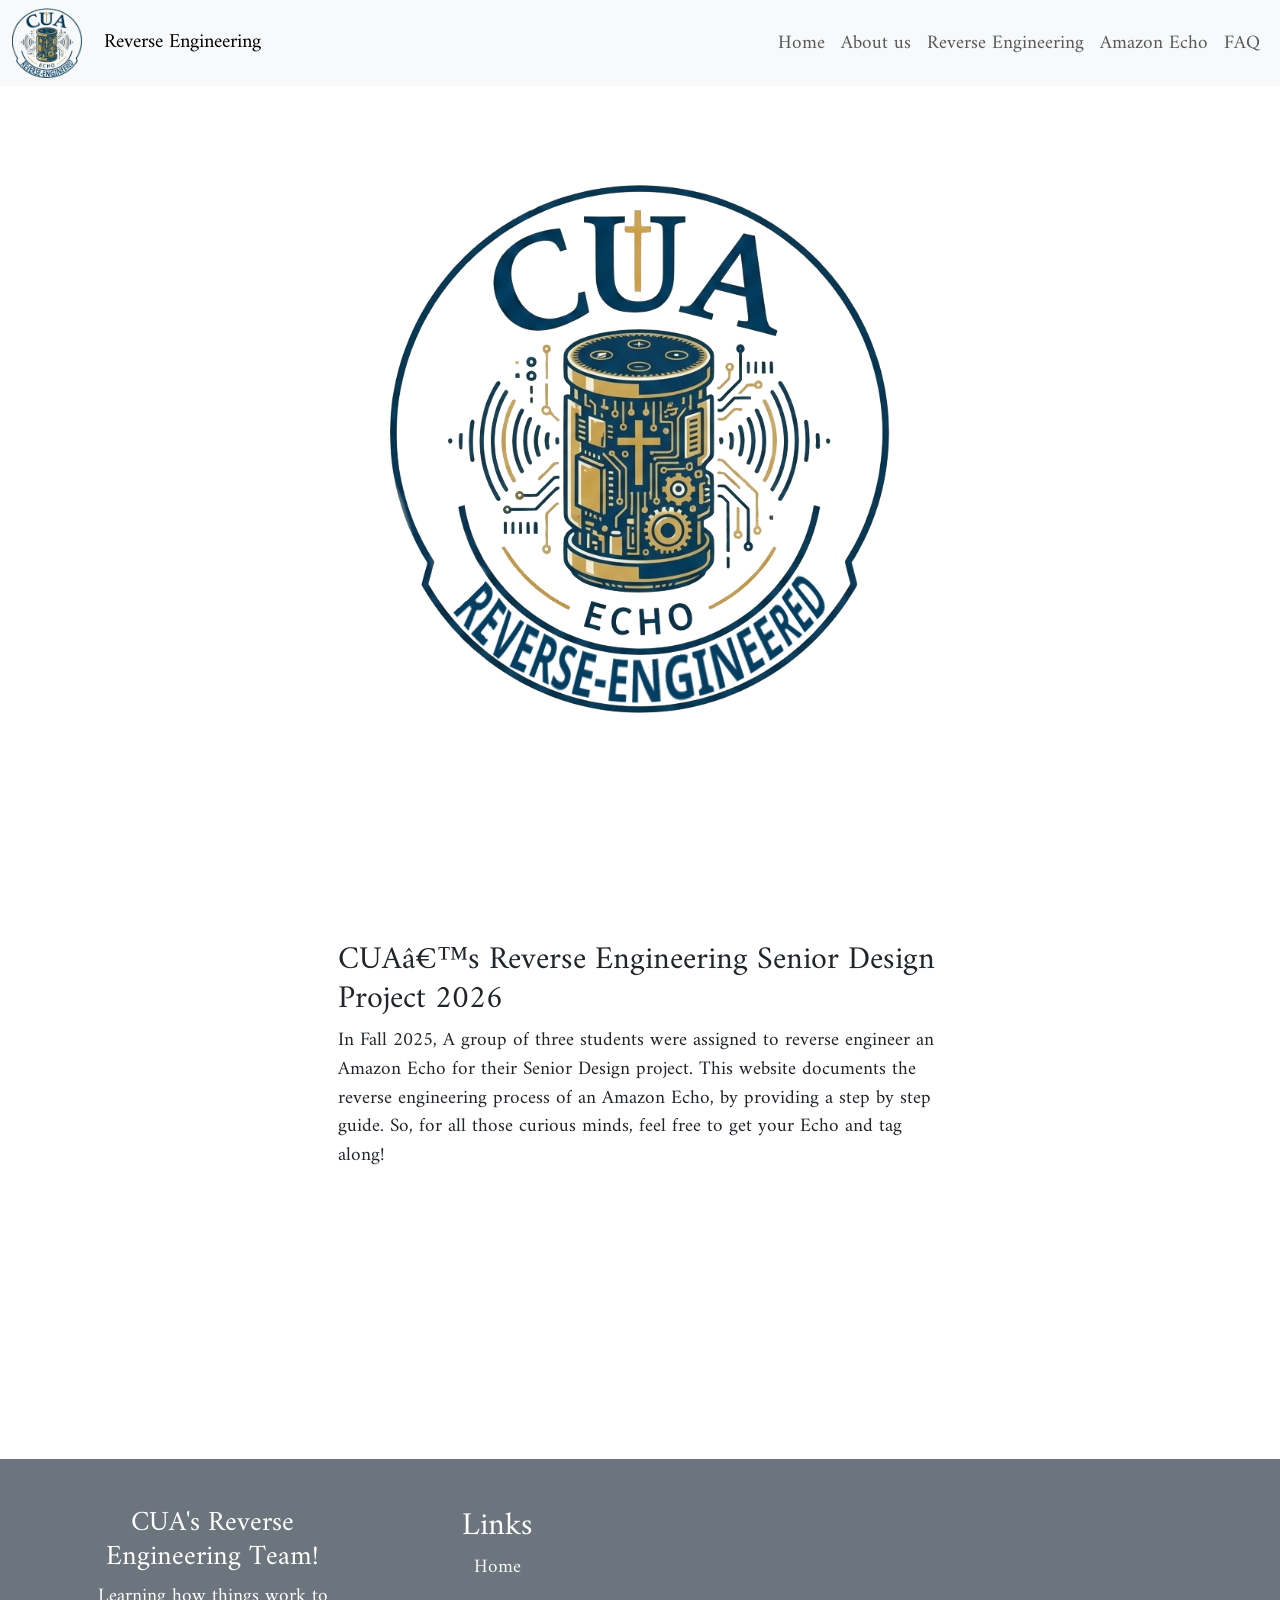
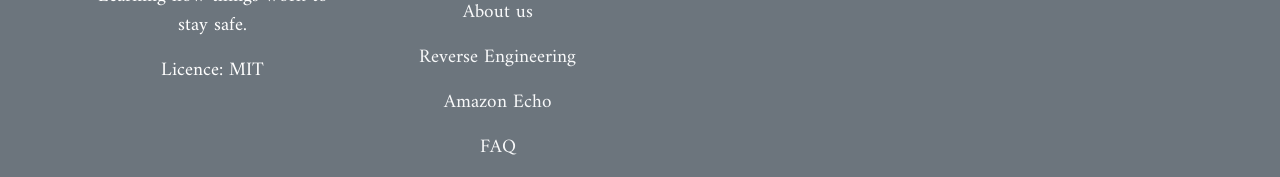
<file: index.html>
<!DOCTYPE html>

<html>
    <head>
        <link href="https://cdn.jsdelivr.net/npm/bootstrap@5.3.8/dist/css/bootstrap.min.css" rel="stylesheet" integrity="sha384-sRIl4kxILFvY47J16cr9ZwB07vP4J8+LH7qKQnuqkuIAvNWLzeN8tE5YBujZqJLB" crossorigin="anonymous">
        <script src="https://cdn.jsdelivr.net/npm/@popperjs/core@2.11.8/dist/umd/popper.min.js" integrity="sha384-I7E8VVD/ismYTF4hNIPjVp/Zjvgyol6VFvRkX/vR+Vc4jQkC+hVqc2pM8ODewa9r" crossorigin="anonymous"></script>
        <script src="https://cdn.jsdelivr.net/npm/bootstrap@5.3.8/dist/js/bootstrap.min.js" integrity="sha384-G/EV+4j2dNv+tEPo3++6LCgdCROaejBqfUeNjuKAiuXbjrxilcCdDz6ZAVfHWe1Y" crossorigin="anonymous"></script>
        <meta name="viewport" content="width=device-width, initial-scale=1.0">
        <link rel="preconnect" href="https://fonts.googleapis.com">
        <link rel="preconnect" href="https://fonts.gstatic.com" crossorigin>
        <link href="https://fonts.googleapis.com/css2?family=Amiri:ital,wght@0,400;0,700;1,400;1,700&family=Cookie&display=swap" rel="stylesheet">
        <link rel="stylesheet" href="styles.css">
    </head>
    <body>
        <nav class="navbar navbar-expand-lg navbar-light bg-light">
            <div class="container-fluid d-flex justify-content-between">
            <!-- Brand/Logo -->
            <div >
                <a class="navbar-brand" href="#">
                    <img src="images/logo.png" alt="logo" width="70" height="70">
                </a>
                <span class="navbar-brand mb-0 h5">Reverse Engineering</span>
            </div>

            <!-- Toggler Button for Small Screens -->
            <div class="d-flex justify-content-end">
                <button class="navbar-toggler" type="button" data-bs-toggle="collapse" data-bs-target="#navbarNav" aria-controls="navbarNav" aria-expanded="false" aria-label="Toggle navigation">
                    <span class="navbar-toggler-icon"></span>
                </button>
            </div>

            <!-- Navbar Links (Collapsible) -->
            <div class="d-flex justify-content-end">
                <div class="collapse navbar-collapse" id="navbarNav">
                <ul class="navbar-nav">
                    <li class="nav-item"><a class="nav-link" href="index.html">Home</a></li>
                    <li class="nav-item"><a class="nav-link" href="about_us.html">About us</a></li>
                    <li class="nav-item"><a class="nav-link" href="reverse_engineering.html">Reverse Engineering</a></li>
                    <li class="nav-item"><a class="nav-link" href="how_to.html">Amazon Echo</a></li>
                    <li class="nav-item"><a class="nav-link" href="faq.html">FAQ</a></li>
                </ul>
                </div>
            </div>
            </div>
        </nav>

        <div class="d-flex flex-wrap justify-content-center mt-5">
            <div style="width: 500px" class="m-5">
                <img src="images/logo.png" alt="logo" class="img-fluid">
            </div>
            <div class="px-5" style="width:700px">
                <div class="d-flex" style="height: 20vh;">
                    <div class="vr opacity-0"></div>
                </div>
                <h2>CUA’s Reverse Engineering Senior Design Project 2026</h2>
                <p>
                    In Fall 2025, A group of three students were assigned to reverse engineer an Amazon 
                    Echo for their Senior Design project. This website documents the reverse engineering 
                    process of an Amazon Echo, by providing a step by step guide. So, for all those curious 
                    minds, feel free to get your Echo and tag along!
                </p>
            </div>
        </div>

        <div class="d-flex" style="height: 25vh;">
            <div class="vr opacity-0"></div>
        </div>

        <div class="container-fluid text-bg-secondary mt-5 pt-5">
            <div class="container text-center">
                <div class="row">
                    <div class="col">
                        <h3>CUA's Reverse Engineering Team!</h2>
                        <p>Learning how things work to stay safe.</p>
                        <p>Licence: MIT</p>
                    </div>

                    <div class="col">
                        <h2>Links</h2>
                        <p><a class="link-light link-offset-2 link-underline link-underline-opacity-0 link-underline-opacity-75-hover" href="index.html">Home</a></p>
                        <p><a class="link-light link-offset-2 link-underline link-underline-opacity-0 link-underline-opacity-75-hover" href="about_us.html">About us</a></p>
                        <p><a class="link-light link-offset-2 link-underline link-underline-opacity-0 link-underline-opacity-75-hover" href="reverse_engineering.html">Reverse Engineering</a></p>
                        <p><a class="link-light link-offset-2 link-underline link-underline-opacity-0 link-underline-opacity-75-hover" href="how_to.html">Amazon Echo</a></p>
                        <p><a class="link-light link-offset-2 link-underline link-underline-opacity-0 link-underline-opacity-75-hover" href="faq.html">FAQ</a></p>
                    </div>
                    <div class="col-6"></div>
                </div>
            </div>
        </div>
    </body>
</html>
</file>
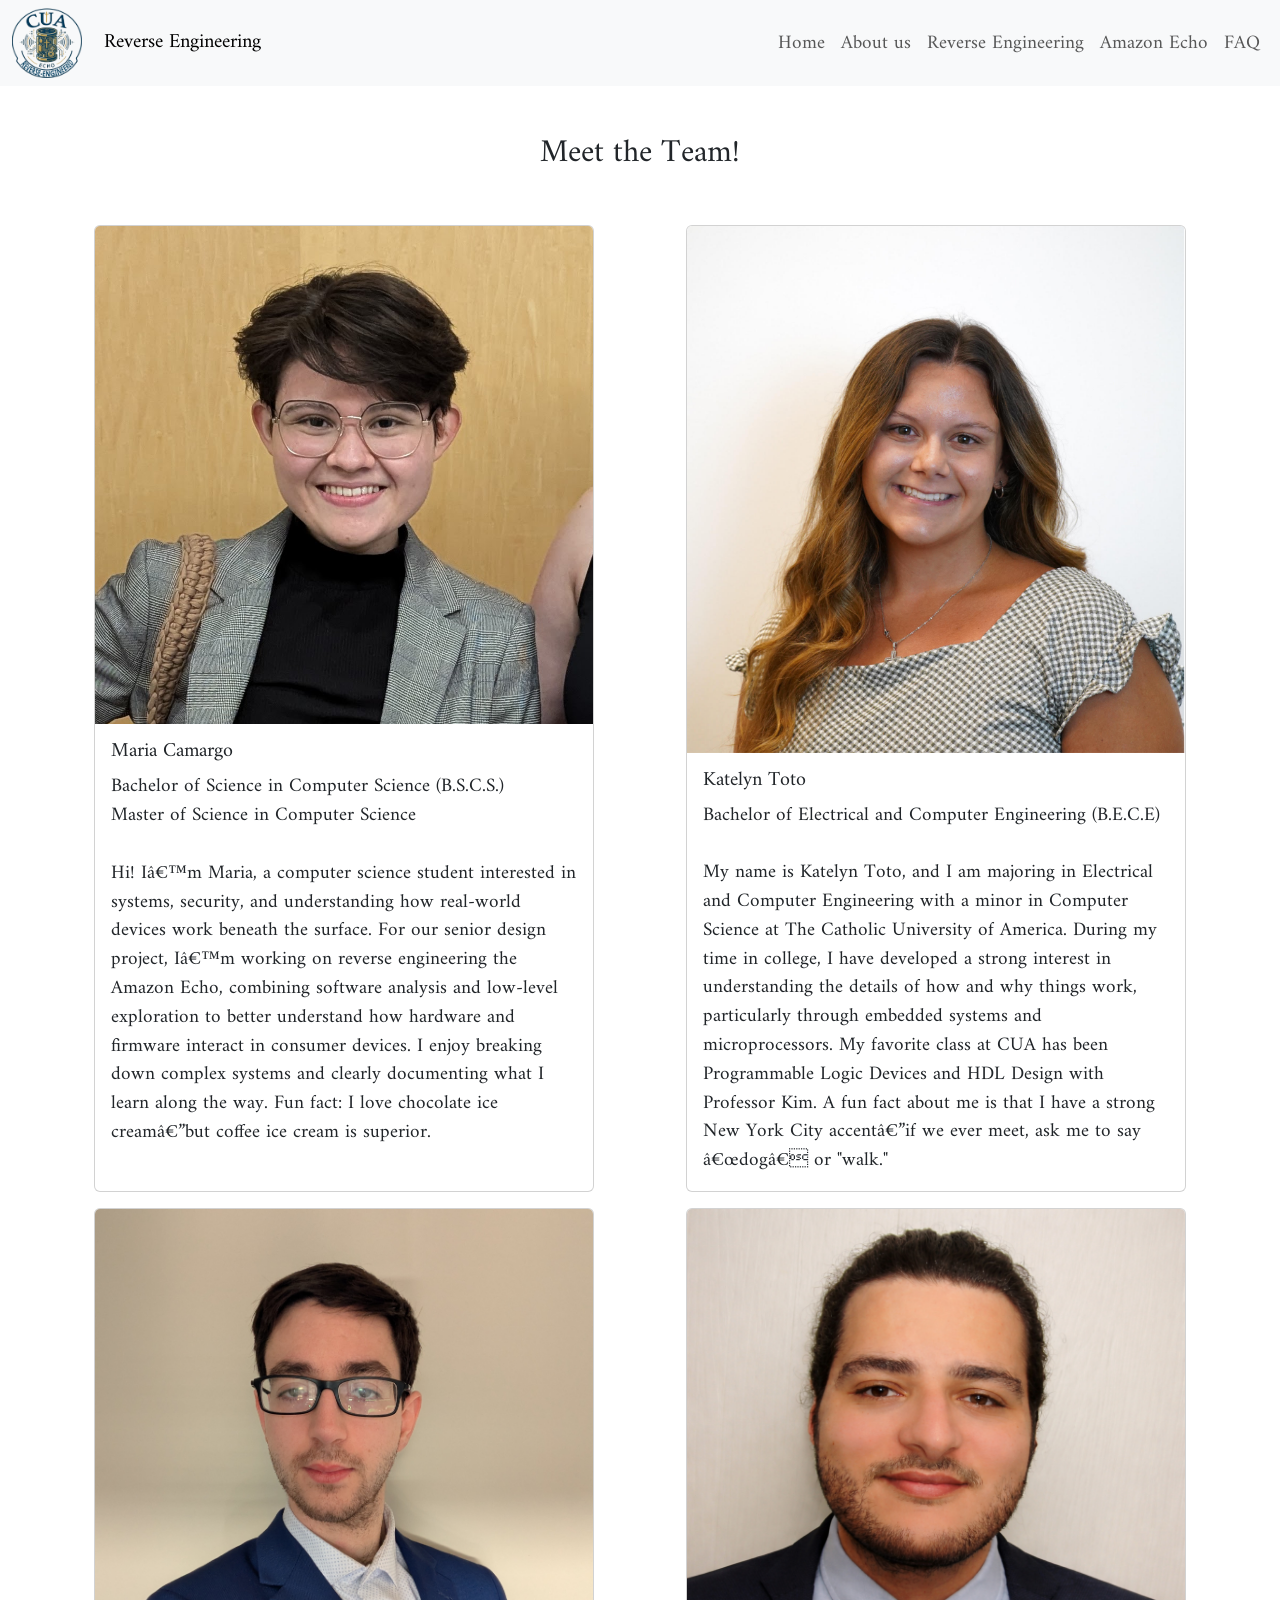
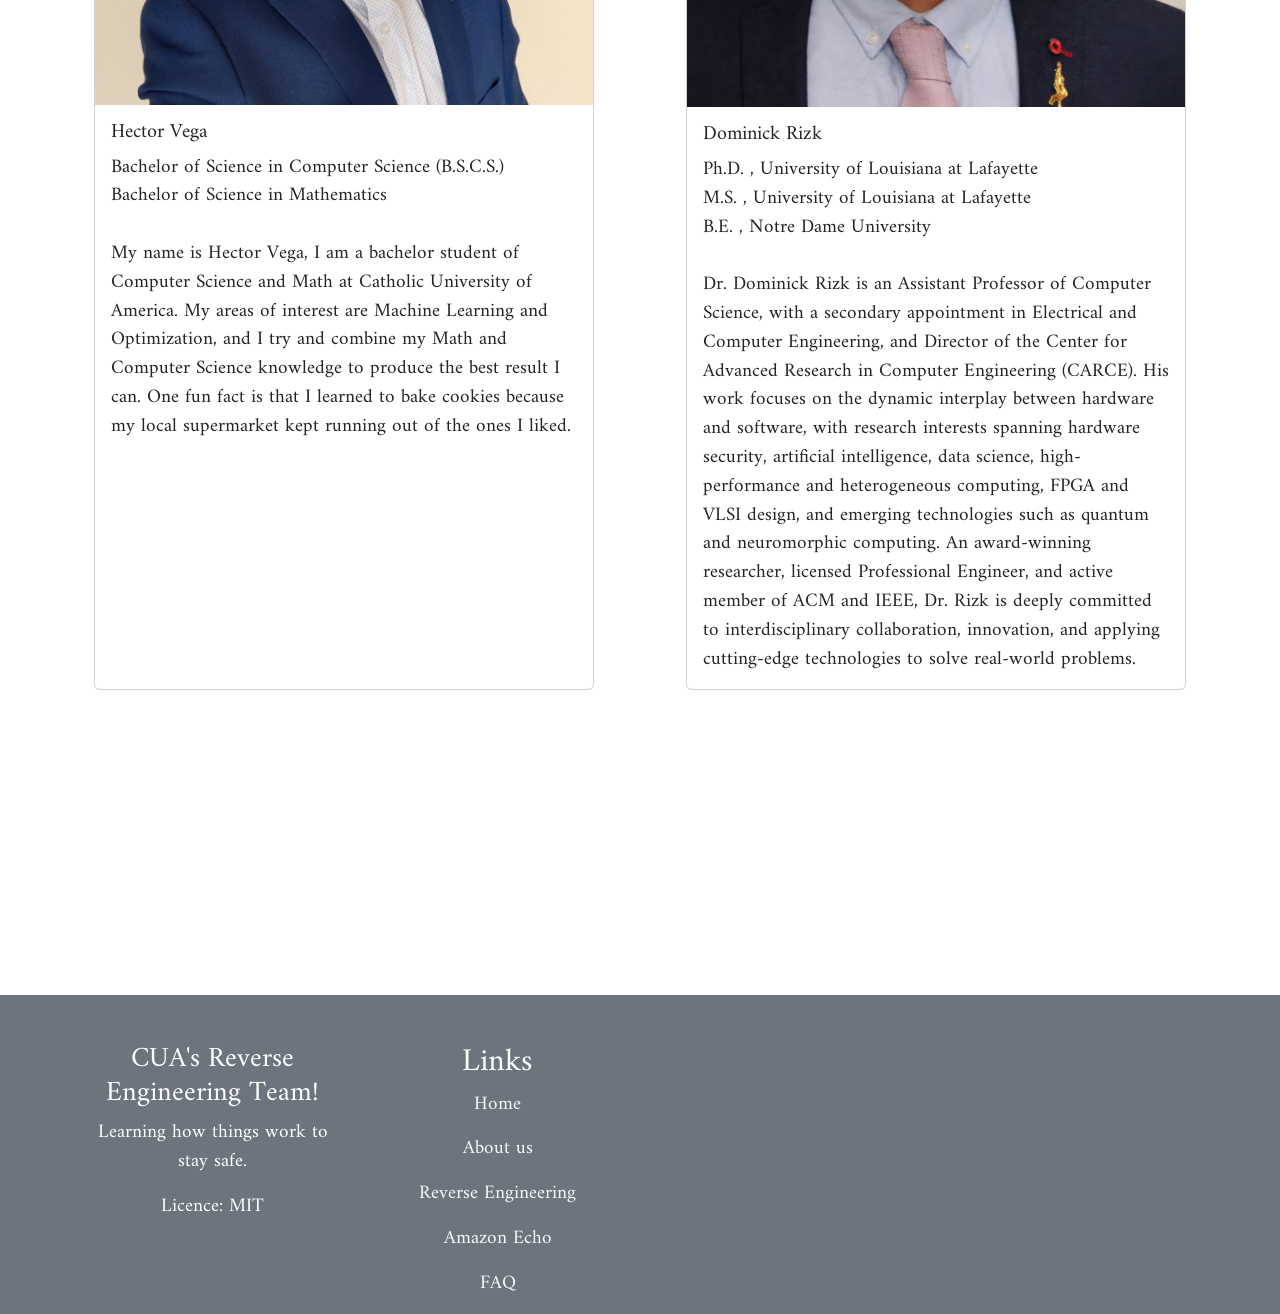
<file: about_us.html>
<!DOCTYPE html>

<html>
    <head>
        <link href="https://cdn.jsdelivr.net/npm/bootstrap@5.3.8/dist/css/bootstrap.min.css" rel="stylesheet" integrity="sha384-sRIl4kxILFvY47J16cr9ZwB07vP4J8+LH7qKQnuqkuIAvNWLzeN8tE5YBujZqJLB" crossorigin="anonymous">
        <script src="https://cdn.jsdelivr.net/npm/@popperjs/core@2.11.8/dist/umd/popper.min.js" integrity="sha384-I7E8VVD/ismYTF4hNIPjVp/Zjvgyol6VFvRkX/vR+Vc4jQkC+hVqc2pM8ODewa9r" crossorigin="anonymous"></script>
        <script src="https://cdn.jsdelivr.net/npm/bootstrap@5.3.8/dist/js/bootstrap.min.js" integrity="sha384-G/EV+4j2dNv+tEPo3++6LCgdCROaejBqfUeNjuKAiuXbjrxilcCdDz6ZAVfHWe1Y" crossorigin="anonymous"></script>
        <meta name="viewport" content="width=device-width, initial-scale=1.0">
        <link rel="preconnect" href="https://fonts.googleapis.com">
        <link rel="preconnect" href="https://fonts.gstatic.com" crossorigin>
        <link href="https://fonts.googleapis.com/css2?family=Amiri:ital,wght@0,400;0,700;1,400;1,700&family=Cookie&display=swap" rel="stylesheet">
        <link rel="stylesheet" href="styles.css">
    </head>
    <body>
        <nav class="navbar navbar-expand-lg navbar-light bg-light">
            <div class="container-fluid d-flex justify-content-between">
            <!-- Brand/Logo -->
            <div >
                <a class="navbar-brand" href="#">
                    <img src="images/logo.png" alt="logo" width="70" height="70">
                </a>
                <span class="navbar-brand mb-0 h5">Reverse Engineering</span>
            </div>

            <!-- Toggler Button for Small Screens -->
            <div class="d-flex justify-content-end">
                <button class="navbar-toggler" type="button" data-bs-toggle="collapse" data-bs-target="#navbarNav" aria-controls="navbarNav" aria-expanded="false" aria-label="Toggle navigation">
                    <span class="navbar-toggler-icon"></span>
                </button>
            </div>

            <!-- Navbar Links (Collapsible) -->
            <div class="d-flex justify-content-end">
                <div class="collapse navbar-collapse" id="navbarNav">
                <ul class="navbar-nav">
                    <li class="nav-item"><a class="nav-link" href="index.html">Home</a></li>
                    <li class="nav-item"><a class="nav-link" href="about_us.html">About us</a></li>
                    <li class="nav-item"><a class="nav-link" href="reverse_engineering.html">Reverse Engineering</a></li>
                    <li class="nav-item"><a class="nav-link" href="how_to.html">Amazon Echo</a></li>
                    <li class="nav-item"><a class="nav-link" href="faq.html">FAQ</a></li>
                </ul>
                </div>
            </div>
            </div>
        </nav>

        <h2 class="text-center mt-5">Meet the Team!</h2>    

        <div class="d-flex" style="height: 5vh;">
            <div class="vr opacity-0"></div>
        </div>

        <div class="d-flex flex-row flex-wrap justify-content-around mb-3 mx-5">
            <div class="card mb-3" style="width: 500px">
                <img src="images/about_us/maria.jpg" class="card-img-top" alt="maria's image">
                <div class="card-body">
                    <h5 class="card-title">Maria Camargo</h5>
                    <p class="card-text">
                        Bachelor of Science in Computer Science (B.S.C.S.)<br>
                        Master of Science in Computer Science<br><br>
                        Hi! I’m Maria, a computer science student interested in systems, security, 
                        and understanding how real-world devices work beneath the surface. For 
                        our senior design project, I’m working on reverse engineering the Amazon Echo, 
                        combining software analysis and low-level exploration to better understand 
                        how hardware and firmware interact in consumer devices. I enjoy breaking 
                        down complex systems and clearly documenting what I learn along the way. 
                        Fun fact: I love chocolate ice cream—but coffee ice cream is superior.
                    </p>
                </div>
            </div>

            <div class="card mb-3" style="width: 500px">
                <img src="images/about_us/katelyn.png" class="card-img-top" alt="katelyn's image">
                <div class="card-body">
                    <h5 class="card-title">Katelyn Toto</h5>
                    <p class="card-text">
                        Bachelor of Electrical and Computer Engineering (B.E.C.E)<br><br>
                        My name is Katelyn Toto, and I am majoring in Electrical and Computer 
                        Engineering with a minor in Computer Science at The Catholic University 
                        of America. During my time in college, I have developed a strong interest 
                        in understanding the details of how and why things work, particularly 
                        through embedded systems and microprocessors. My favorite class at CUA 
                        has been Programmable Logic Devices and HDL Design with Professor Kim. 
                        A fun fact about me is that I have a strong New York City accent—if we 
                        ever meet, ask me to say “dog” or "walk."  
                    </p>
                </div>
            </div>

            <div class="card mb-3" style="width: 500px">
                <img src="images/about_us/hector.jpg" class="card-img-top" alt="hector's image">
                <div class="card-body">
                    <h5 class="card-title">Hector Vega</h5>
                    <p class="card-text">
                        Bachelor of Science in Computer Science (B.S.C.S.)<br>
                        Bachelor of Science in Mathematics<br><br>
                        My name is Hector Vega, I am a bachelor student of Computer Science and Math at 
                        Catholic University of America. My areas of interest are Machine Learning and 
                        Optimization, and I try and combine my Math and Computer Science knowledge to 
                        produce the best result I can. One fun fact is that I learned to bake cookies 
                        because my local supermarket kept running out of the ones I liked.  
                    </p>
                </div>
            </div>

            <div class="card mb-3" style="width: 500px">
                <img src="images/about_us/dominick_rizk.jpeg" class="card-img-top" alt="dominick's image">
                <div class="card-body">
                    <h5 class="card-title">Dominick Rizk</h5>
                    <p class="card-text">
                        Ph.D. , University of Louisiana at Lafayette<br>
                        M.S. , University of Louisiana at Lafayette<br>
                        B.E. , Notre Dame University<br><br>
                        Dr. Dominick Rizk is an Assistant Professor of Computer Science, with a 
                        secondary appointment in Electrical and Computer Engineering, and Director 
                        of the Center for Advanced Research in Computer Engineering (CARCE). 
                        His work focuses on the dynamic interplay between hardware and software, 
                        with research interests spanning hardware security, artificial intelligence, 
                        data science, high-performance and heterogeneous computing, FPGA and VLSI 
                        design, and emerging technologies such as quantum and neuromorphic computing. 
                        An award-winning researcher, licensed Professional Engineer, and active member 
                        of ACM and IEEE, Dr. Rizk is deeply committed to interdisciplinary collaboration, 
                        innovation, and applying cutting-edge technologies to solve real-world problems.
                    </p>
                </div>
            </div>
        </div>

        <div class="d-flex" style="height: 25vh;">
            <div class="vr opacity-0"></div>
        </div>

        <div class="container-fluid text-bg-secondary mt-5 pt-5">
            <div class="container text-center">
                <div class="row">
                    <div class="col">
                        <h3>CUA's Reverse Engineering Team!</h2>
                        <p>Learning how things work to stay safe.</p>
                        <p>Licence: MIT</p>
                    </div>

                    <div class="col">
                        <h2>Links</h2>
                        <p><a class="link-light link-offset-2 link-underline link-underline-opacity-0 link-underline-opacity-75-hover" href="index.html">Home</a></p>
                        <p><a class="link-light link-offset-2 link-underline link-underline-opacity-0 link-underline-opacity-75-hover" href="about_us.html">About us</a></p>
                        <p><a class="link-light link-offset-2 link-underline link-underline-opacity-0 link-underline-opacity-75-hover" href="reverse_engineering.html">Reverse Engineering</a></p>
                        <p><a class="link-light link-offset-2 link-underline link-underline-opacity-0 link-underline-opacity-75-hover" href="how_to.html">Amazon Echo</a></p>
                        <p><a class="link-light link-offset-2 link-underline link-underline-opacity-0 link-underline-opacity-75-hover" href="faq.html">FAQ</a></p>
                    </div>
                    <div class="col-6"></div>
                </div>
            </div>
        </div>
    </body>
</html>
</file>
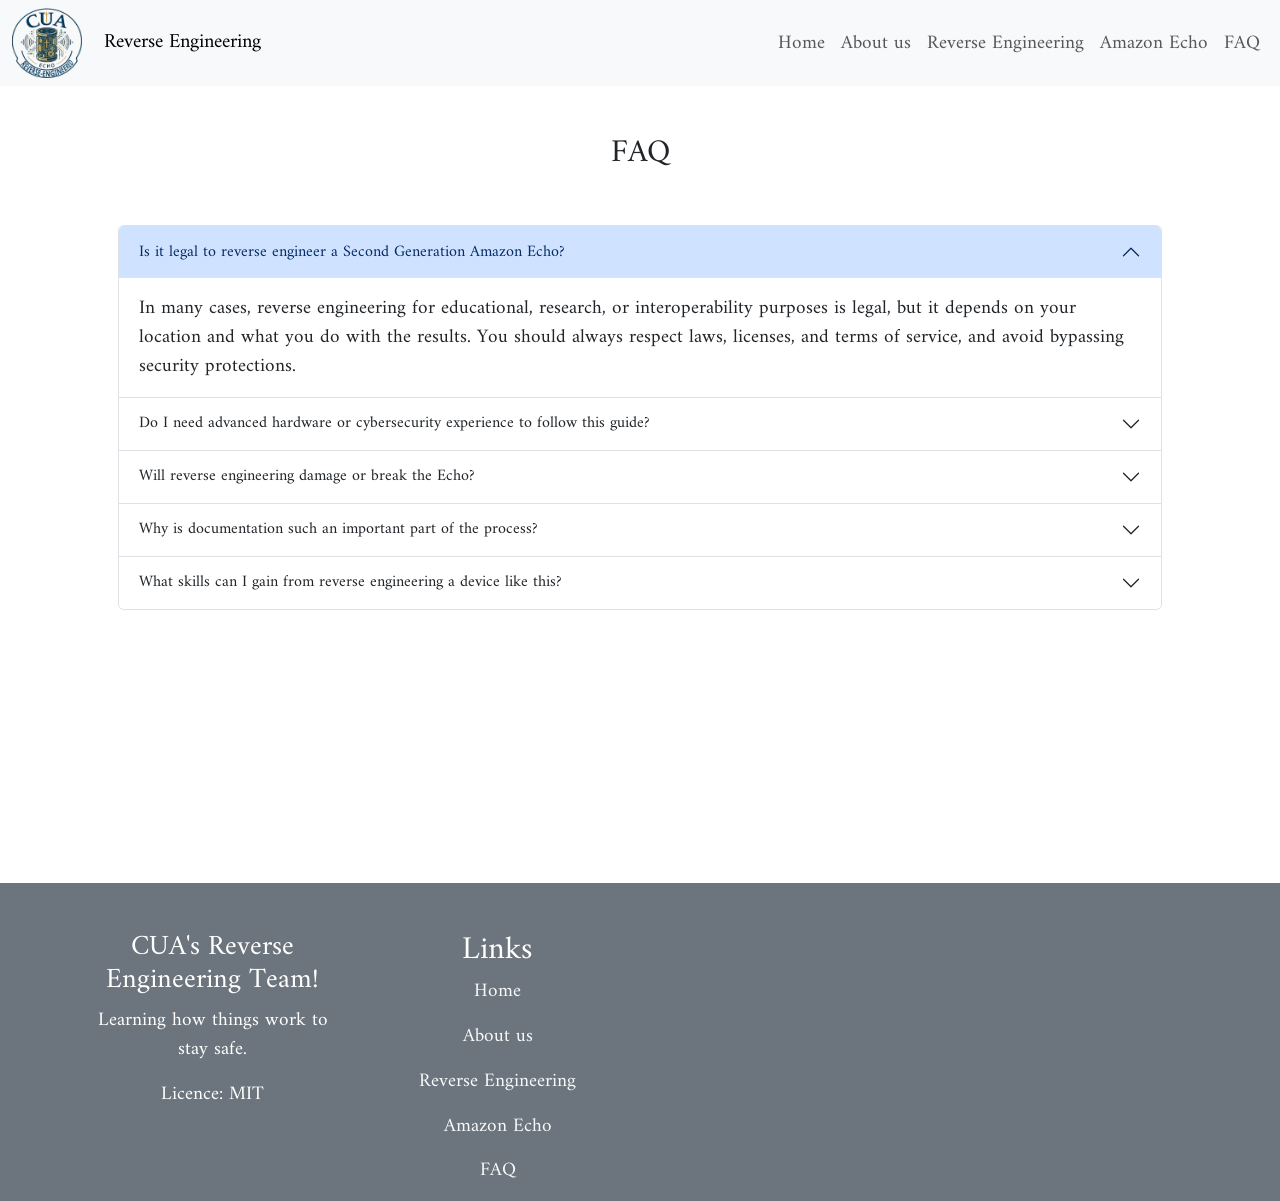
<file: faq.html>
<!DOCTYPE html>

<html>
    <head>
        <link href="https://cdn.jsdelivr.net/npm/bootstrap@5.3.8/dist/css/bootstrap.min.css" rel="stylesheet" integrity="sha384-sRIl4kxILFvY47J16cr9ZwB07vP4J8+LH7qKQnuqkuIAvNWLzeN8tE5YBujZqJLB" crossorigin="anonymous">
        <script src="https://cdn.jsdelivr.net/npm/@popperjs/core@2.11.8/dist/umd/popper.min.js" integrity="sha384-I7E8VVD/ismYTF4hNIPjVp/Zjvgyol6VFvRkX/vR+Vc4jQkC+hVqc2pM8ODewa9r" crossorigin="anonymous"></script>
        <script src="https://cdn.jsdelivr.net/npm/bootstrap@5.3.8/dist/js/bootstrap.min.js" integrity="sha384-G/EV+4j2dNv+tEPo3++6LCgdCROaejBqfUeNjuKAiuXbjrxilcCdDz6ZAVfHWe1Y" crossorigin="anonymous"></script>
        <meta name="viewport" content="width=device-width, initial-scale=1.0">
        <link rel="preconnect" href="https://fonts.googleapis.com">
        <link rel="preconnect" href="https://fonts.gstatic.com" crossorigin>
        <link href="https://fonts.googleapis.com/css2?family=Amiri:ital,wght@0,400;0,700;1,400;1,700&family=Cookie&display=swap" rel="stylesheet">
        <link rel="stylesheet" href="styles.css">
    </head>
    <body>
        <nav class="navbar navbar-expand-lg navbar-light bg-light">
            <div class="container-fluid d-flex justify-content-between">
            <!-- Brand/Logo -->
            <div >
                <a class="navbar-brand" href="#">
                    <img src="images/logo.png" alt="logo" width="70" height="70">
                </a>
                <span class="navbar-brand mb-0 h5">Reverse Engineering</span>
            </div>

            <!-- Toggler Button for Small Screens -->
            <div class="d-flex justify-content-end">
                <button class="navbar-toggler" type="button" data-bs-toggle="collapse" data-bs-target="#navbarNav" aria-controls="navbarNav" aria-expanded="false" aria-label="Toggle navigation">
                    <span class="navbar-toggler-icon"></span>
                </button>
            </div>

            <!-- Navbar Links (Collapsible) -->
            <div class="d-flex justify-content-end">
                <div class="collapse navbar-collapse" id="navbarNav">
                <ul class="navbar-nav">
                    <li class="nav-item"><a class="nav-link" href="index.html">Home</a></li>
                    <li class="nav-item"><a class="nav-link" href="about_us.html">About us</a></li>
                    <li class="nav-item"><a class="nav-link" href="reverse_engineering.html">Reverse Engineering</a></li>
                    <li class="nav-item"><a class="nav-link" href="how_to.html">Amazon Echo</a></li>
                    <li class="nav-item"><a class="nav-link" href="faq.html">FAQ</a></li>
                </ul>
                </div>
            </div>
            </div>
        </nav>

        <div class="container mt-5 px-5">
            <h2 class="text-center">FAQ</h2>

            <div class="d-flex" style="height: 5vh;">
                <div class="vr opacity-0"></div>
            </div>

            <div class="accordion" id="accordionExample">
                <div class="accordion-item">
                    <h2 class="accordion-header">
                    <button class="accordion-button" type="button" data-bs-toggle="collapse" data-bs-target="#collapseOne" aria-expanded="true" aria-controls="collapseOne">
                        Is it legal to reverse engineer a Second Generation Amazon Echo?
                    </button>
                    </h2>
                    <div id="collapseOne" class="accordion-collapse collapse show" data-bs-parent="#accordionExample">
                    <div class="accordion-body">
                        In many cases, reverse engineering for educational, research, or interoperability 
                        purposes is legal, but it depends on your location and what you do with the 
                        results. You should always respect laws, licenses, and terms of service, and 
                        avoid bypassing security protections.
                    </div>
                    </div>
                </div>

                <div class="accordion-item">
                    <h2 class="accordion-header">
                    <button class="accordion-button collapsed" type="button" data-bs-toggle="collapse" data-bs-target="#collapseTwo" aria-expanded="false" aria-controls="collapseTwo">
                        Do I need advanced hardware or cybersecurity experience to follow this guide?
                    </button>
                    </h2>
                    <div id="collapseTwo" class="accordion-collapse collapse" data-bs-parent="#accordionExample">
                    <div class="accordion-body">
                        Not necessarily. Basic electronics knowledge and curiosity are enough for the early 
                        steps like research, observation, and documentation. More advanced experience helps 
                        with deeper analysis, but the guide is designed to be approachable.
                    </div>
                    </div>
                </div>

                <div class="accordion-item">
                    <h2 class="accordion-header">
                    <button class="accordion-button collapsed" type="button" data-bs-toggle="collapse" data-bs-target="#collapseThree" aria-expanded="false" aria-controls="collapseThree">
                        Will reverse engineering damage or break the Echo?
                    </button>
                    </h2>
                    <div id="collapseThree" class="accordion-collapse collapse" data-bs-parent="#accordionExample">
                    <div class="accordion-body">
                        It can if you’re not careful. Non-invasive steps are very safe, while physical 
                        teardown carries some risk. Using proper tools, working slowly, and documenting 
                        each step helps minimize damage.
                    </div>
                    </div>
                </div>

                <div class="accordion-item">
                    <h2 class="accordion-header">
                    <button class="accordion-button collapsed" type="button" data-bs-toggle="collapse" data-bs-target="#collapseFour" aria-expanded="false" aria-controls="collapseFour">
                        Why is documentation such an important part of the process?
                    </button>
                    </h2>
                    <div id="collapseFour" class="accordion-collapse collapse" data-bs-parent="#accordionExample">
                    <div class="accordion-body">
                        Documentation helps you organize your findings, explain system behavior clearly, 
                        and share insights with others. It also turns reverse engineering from exploration 
                        into real understanding.
                    </div>
                    </div>
                </div>

                <div class="accordion-item">
                    <h2 class="accordion-header">
                    <button class="accordion-button collapsed" type="button" data-bs-toggle="collapse" data-bs-target="#collapseFive" aria-expanded="false" aria-controls="collapseFive">
                        What skills can I gain from reverse engineering a device like this?
                    </button>
                    </h2>
                    <div id="collapseFive" class="accordion-collapse collapse" data-bs-parent="#accordionExample">
                    <div class="accordion-body">
                        You can build skills in systems thinking, hardware identification, embedded design, 
                        security awareness, and critical analysis—all of which are valuable in engineering 
                        and cybersecurity careers.
                    </div>
                    </div>
                </div>
            </div>
        </div>

        <div class="d-flex" style="height: 25vh;">
            <div class="vr opacity-0"></div>
        </div>

        <div class="container-fluid text-bg-secondary mt-5 pt-5">
            <div class="container text-center">
                <div class="row">
                    <div class="col">
                        <h3>CUA's Reverse Engineering Team!</h2>
                        <p>Learning how things work to stay safe.</p>
                        <p>Licence: MIT</p>
                    </div>

                    <div class="col">
                        <h2>Links</h2>
                        <p><a class="link-light link-offset-2 link-underline link-underline-opacity-0 link-underline-opacity-75-hover" href="index.html">Home</a></p>
                        <p><a class="link-light link-offset-2 link-underline link-underline-opacity-0 link-underline-opacity-75-hover" href="about_us.html">About us</a></p>
                        <p><a class="link-light link-offset-2 link-underline link-underline-opacity-0 link-underline-opacity-75-hover" href="reverse_engineering.html">Reverse Engineering</a></p>
                        <p><a class="link-light link-offset-2 link-underline link-underline-opacity-0 link-underline-opacity-75-hover" href="how_to.html">Amazon Echo</a></p>
                        <p><a class="link-light link-offset-2 link-underline link-underline-opacity-0 link-underline-opacity-75-hover" href="faq.html">FAQ</a></p>
                    </div>
                    <div class="col-6"></div>
                </div>
            </div>
        </div>
    </body>
</html>
</file>
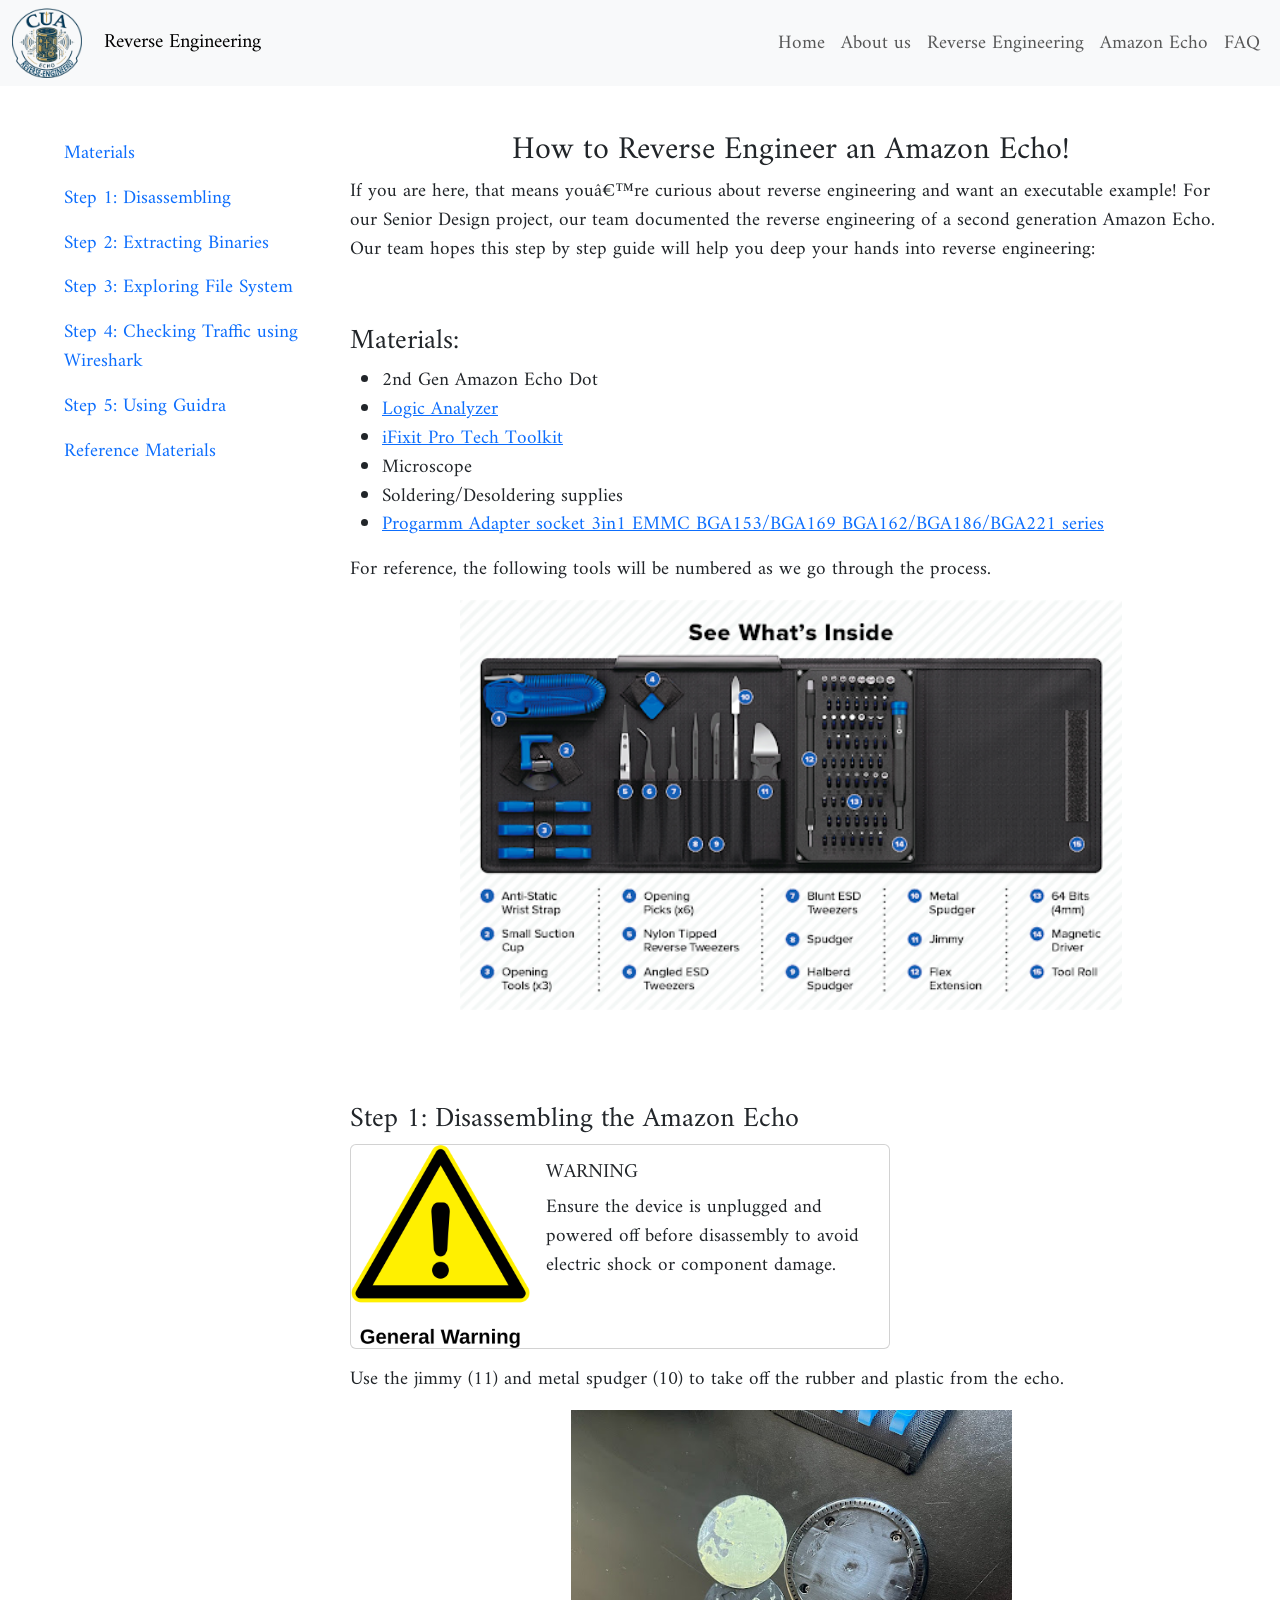
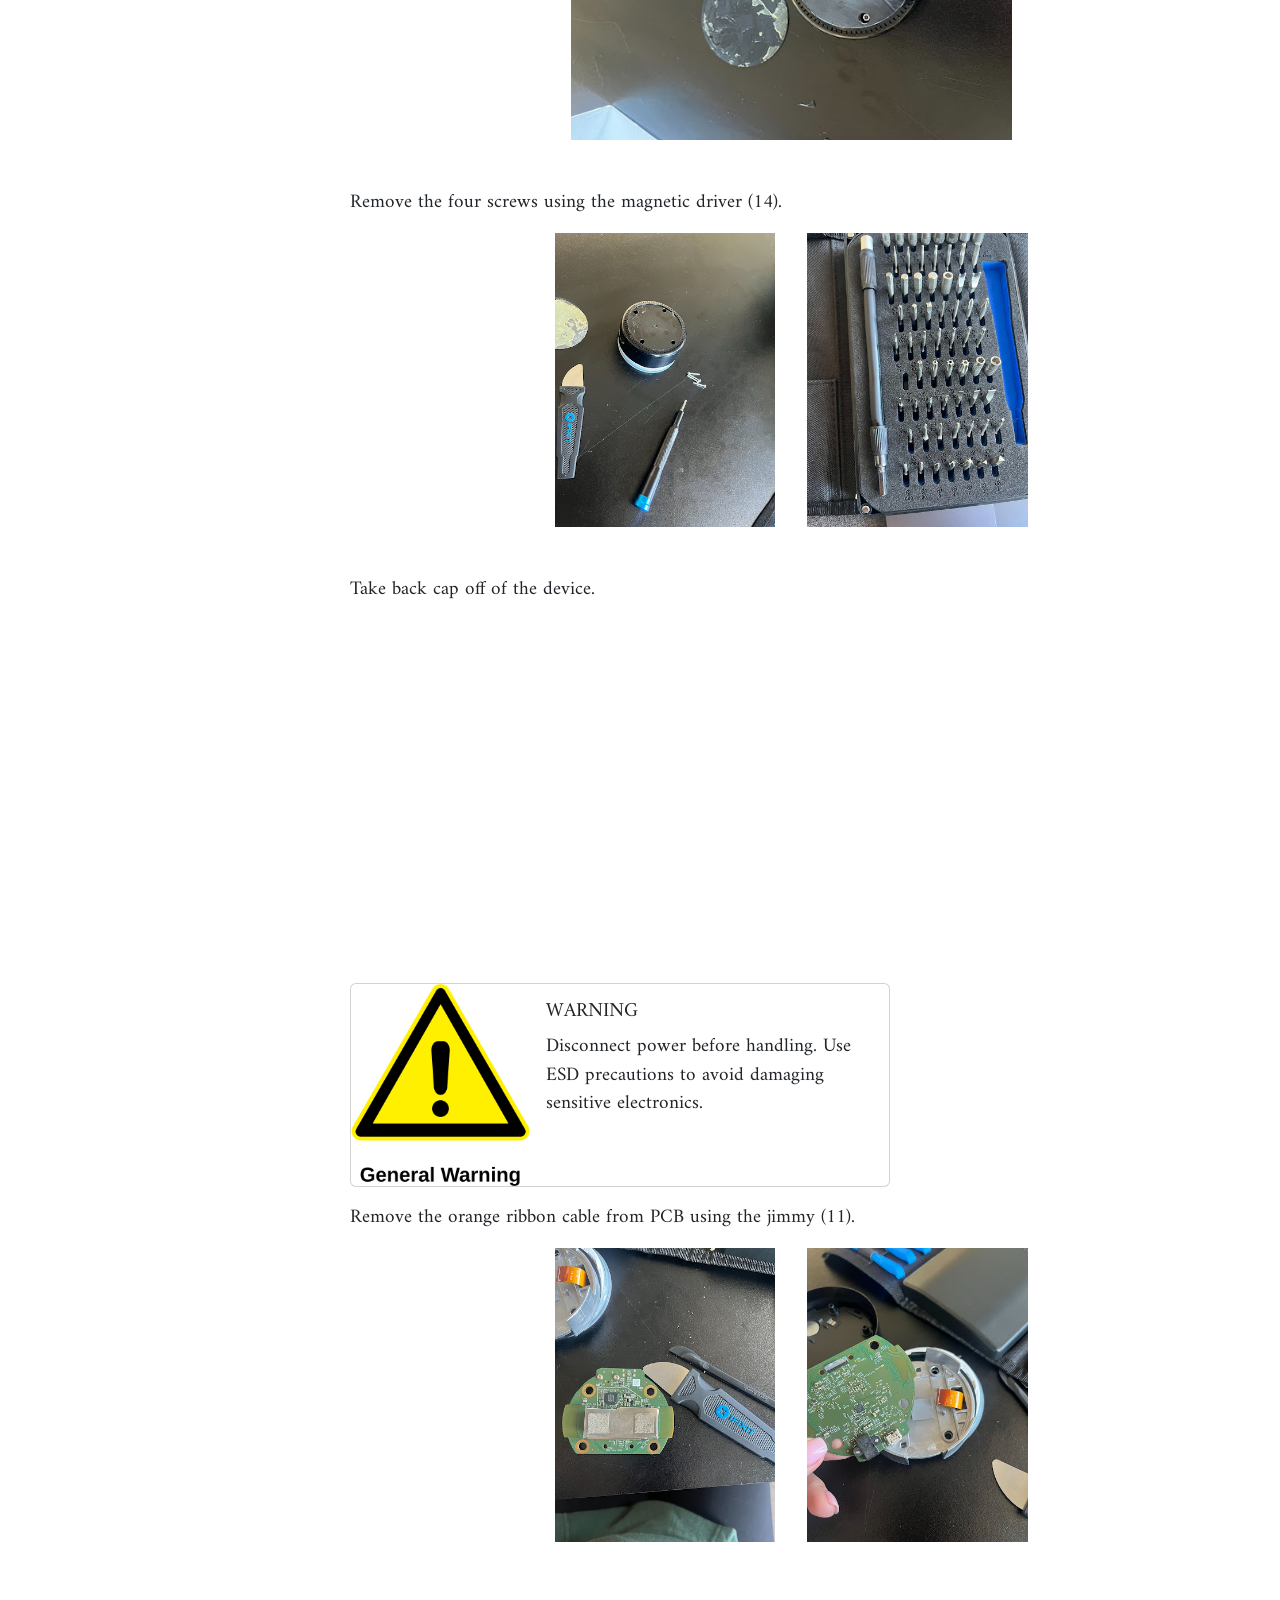
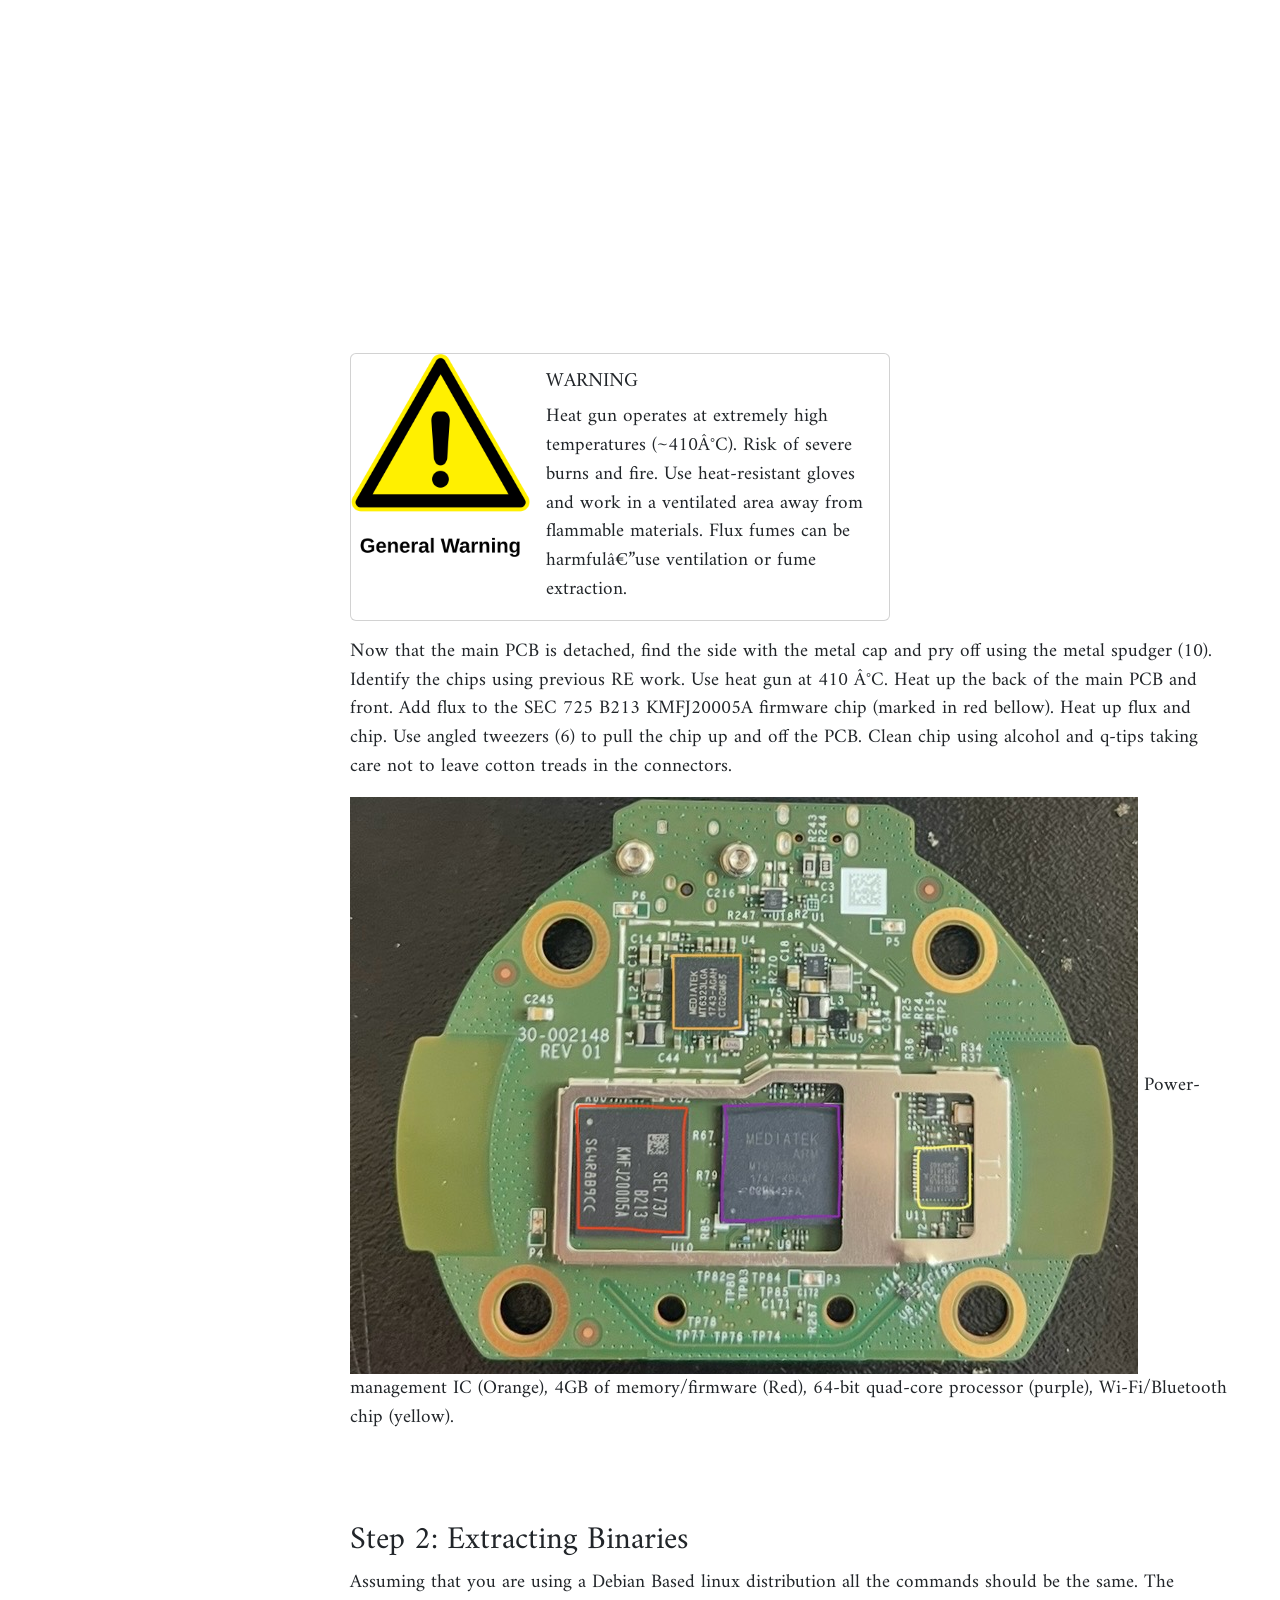
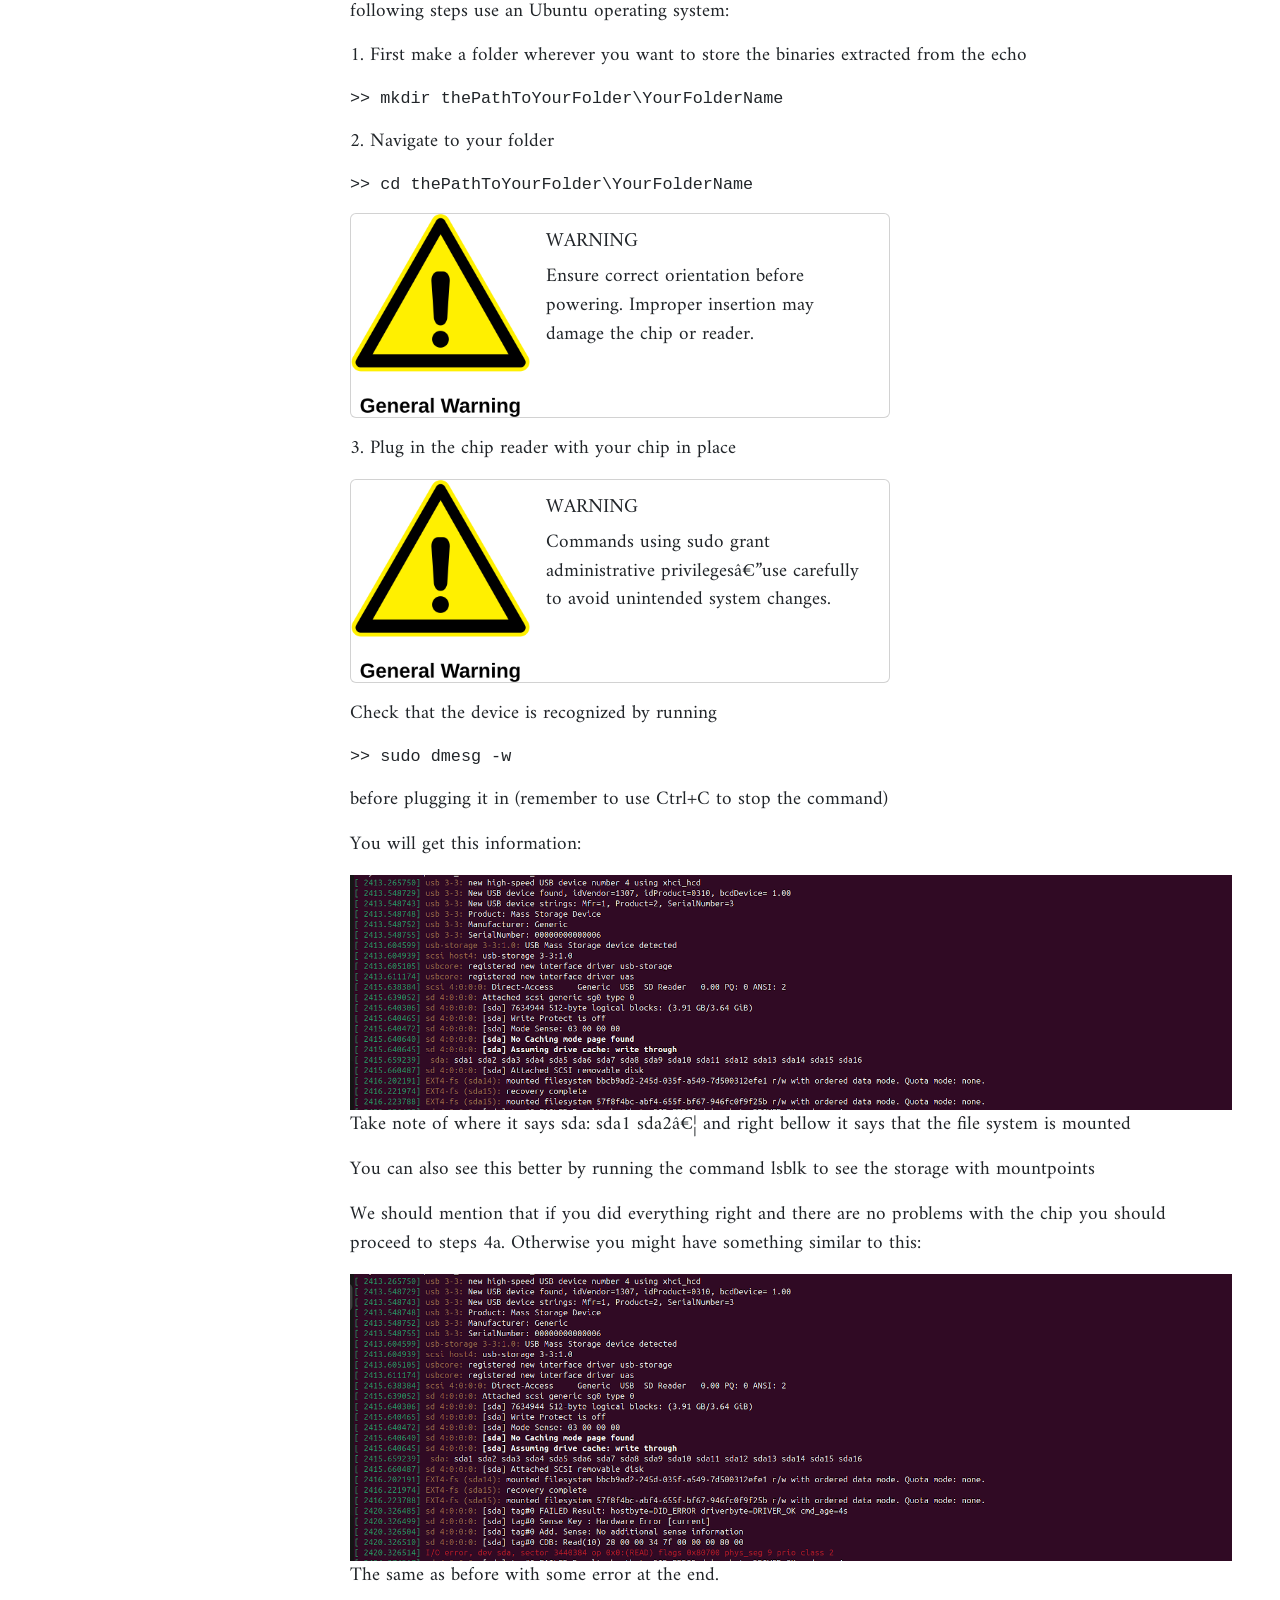
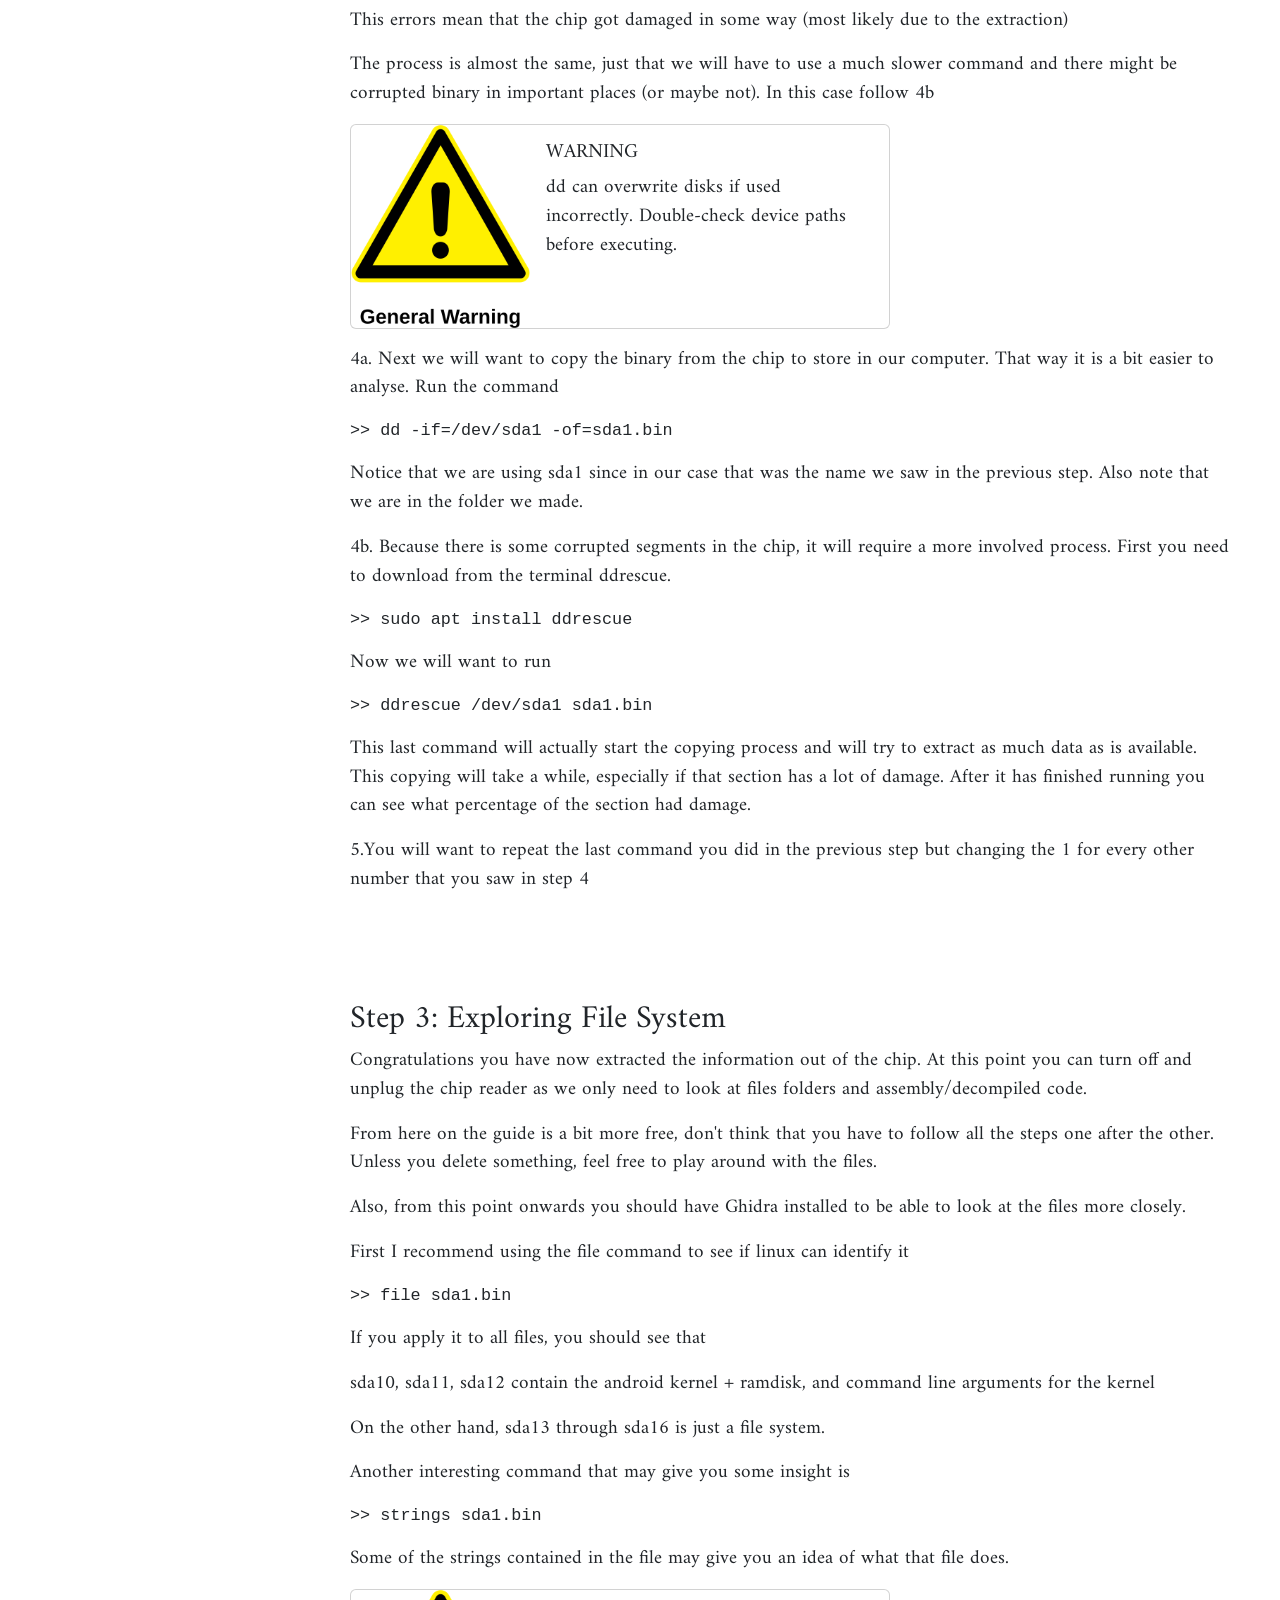
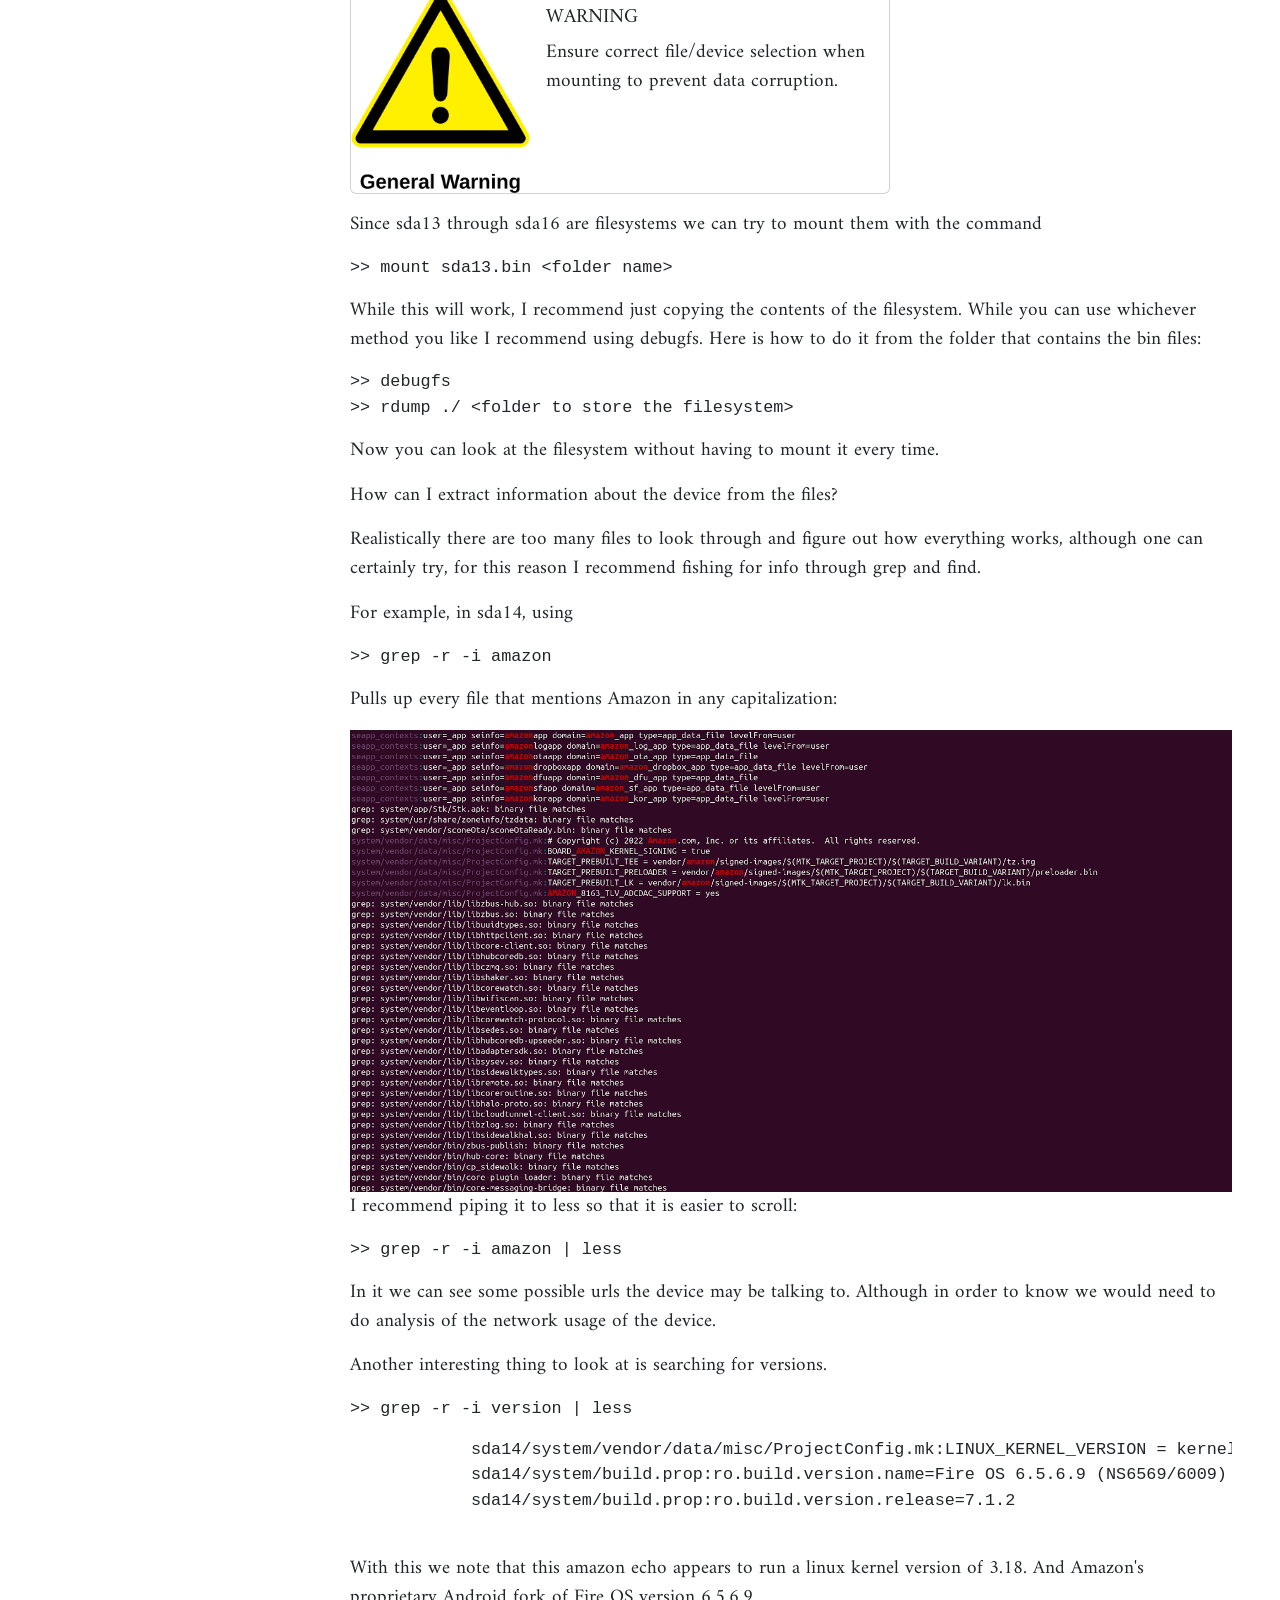
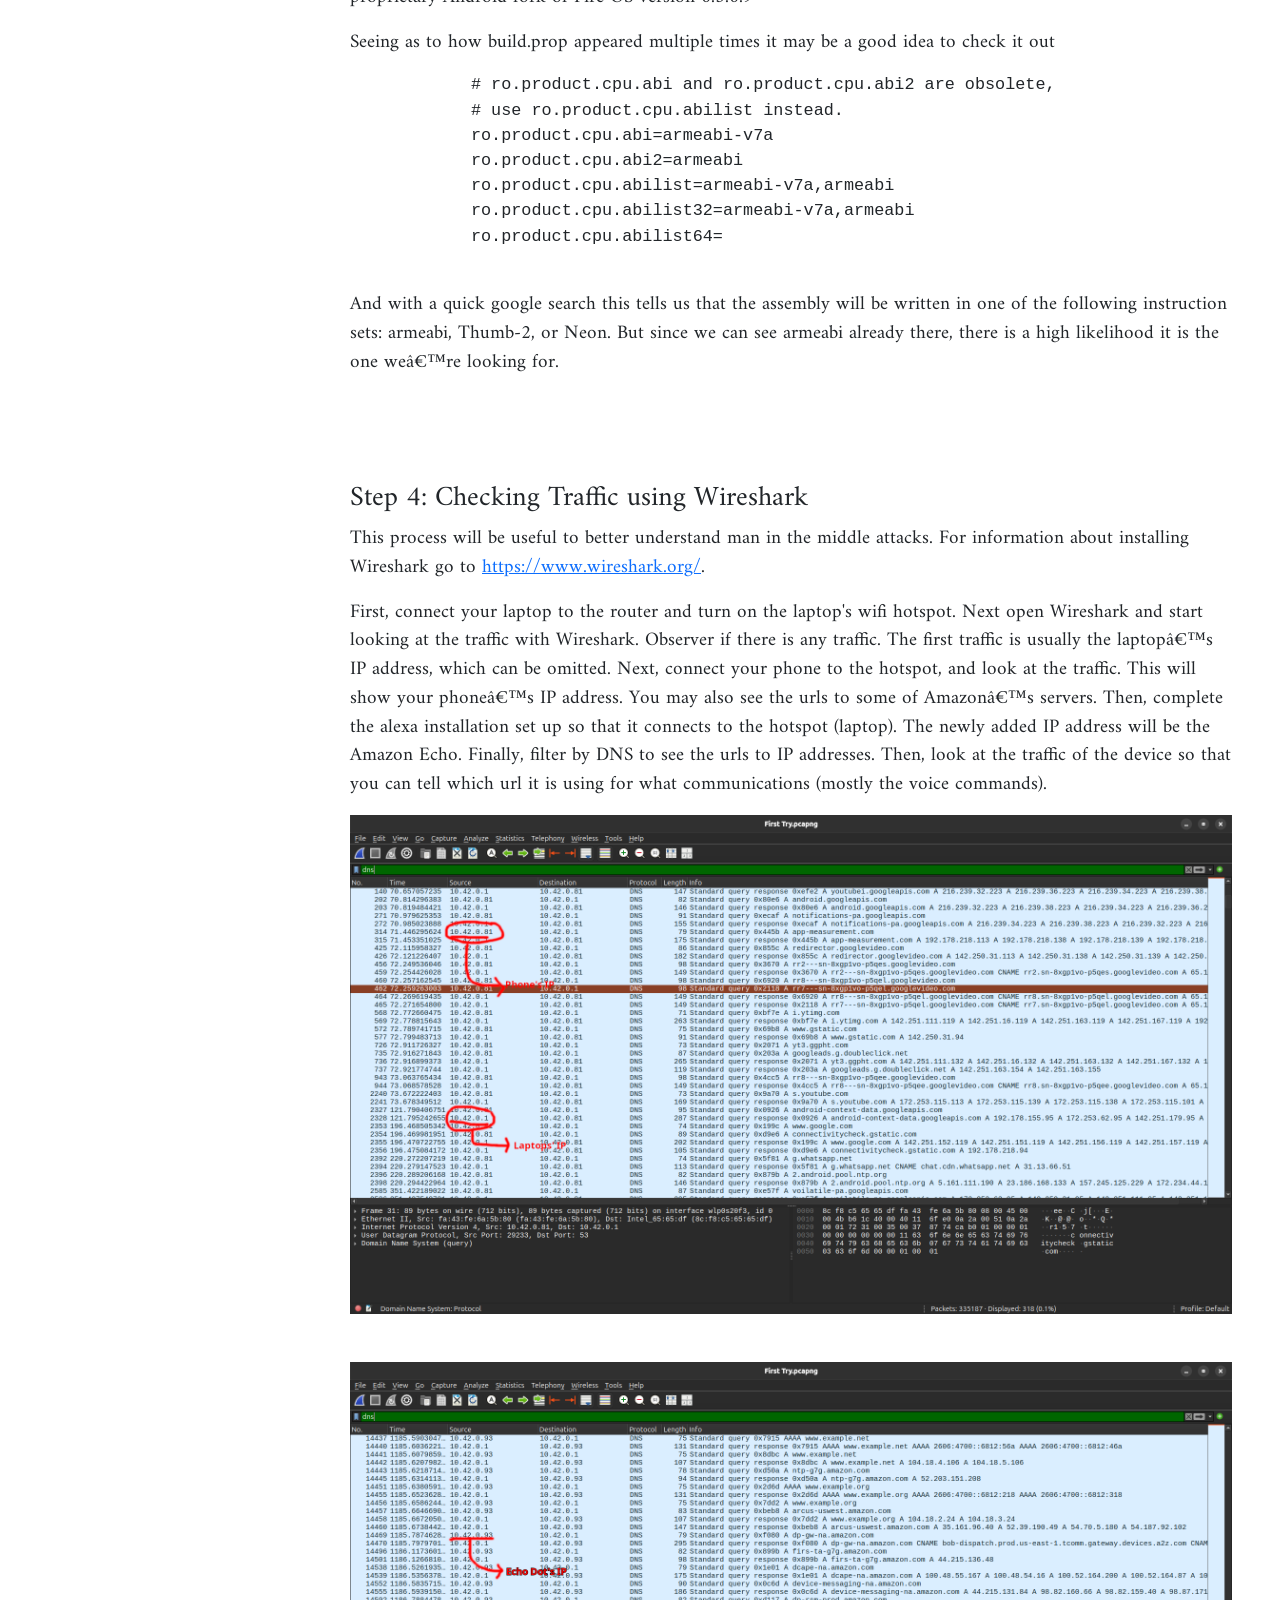
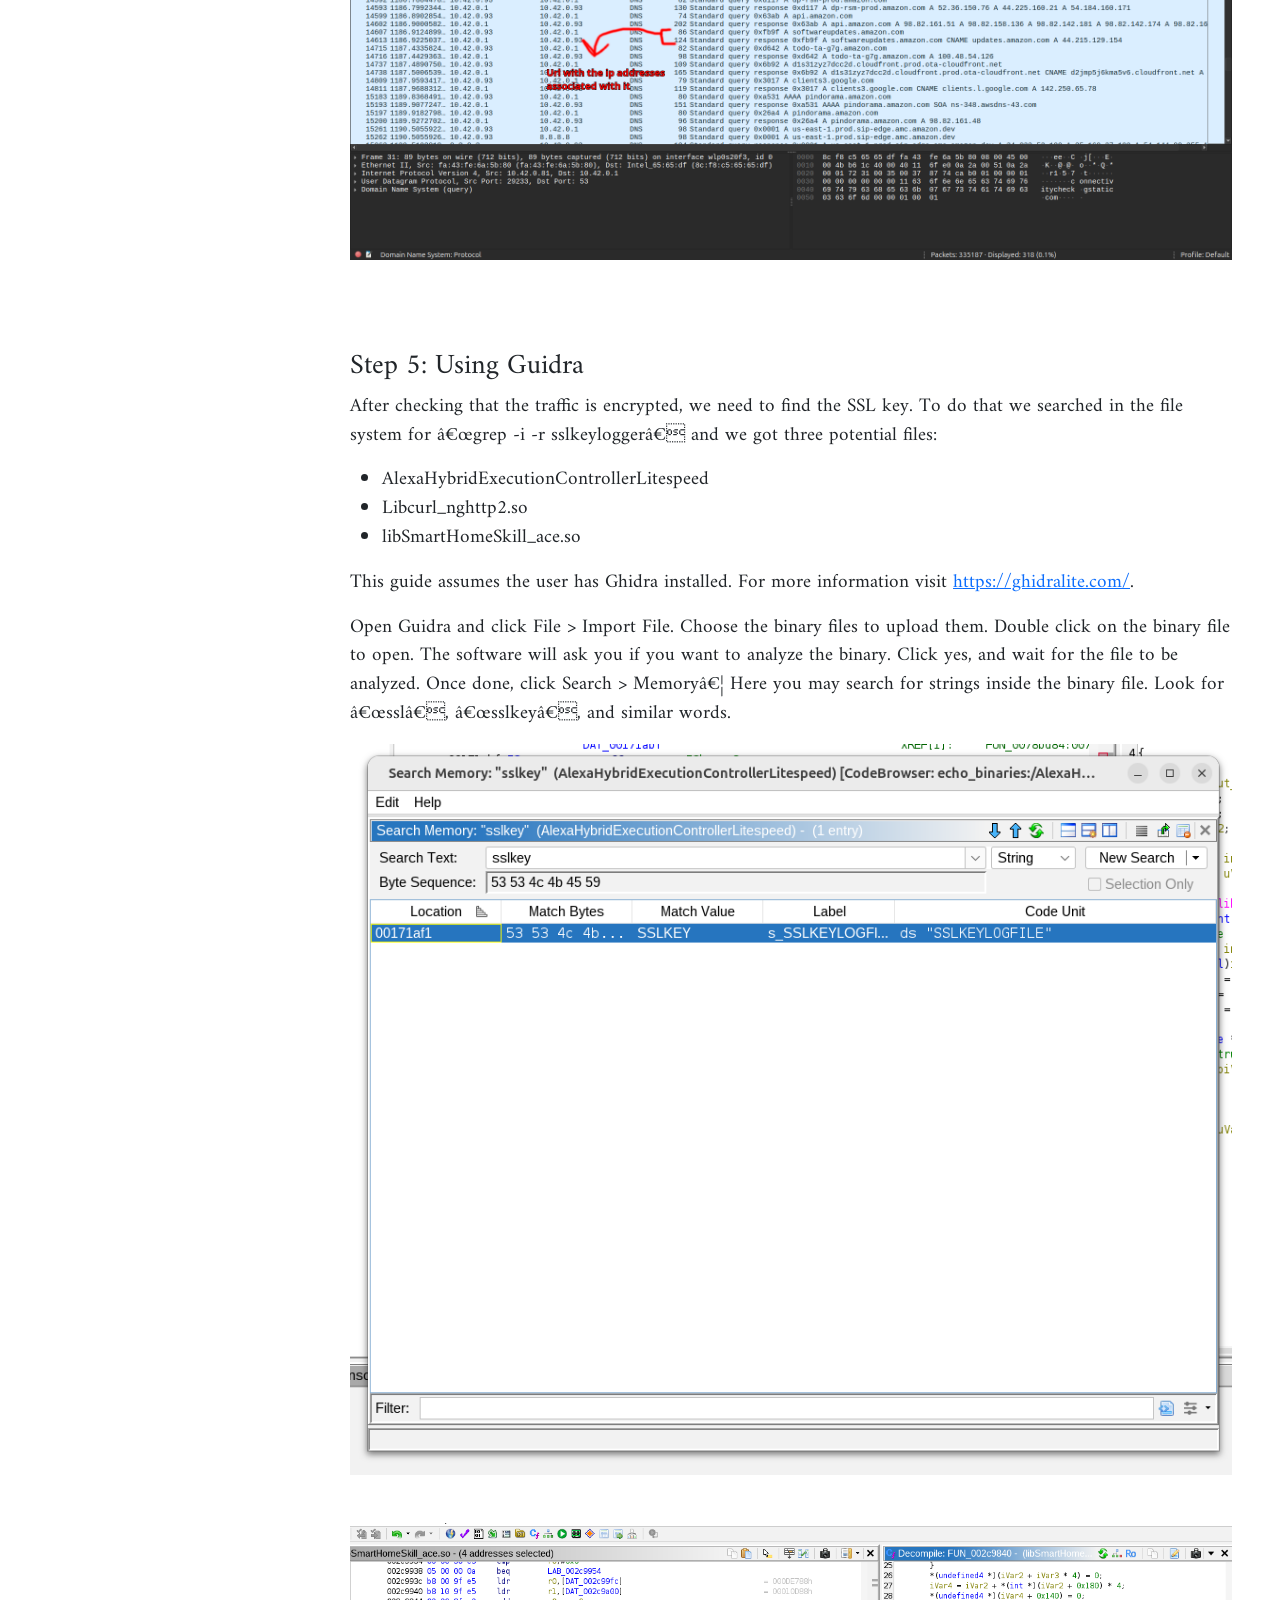
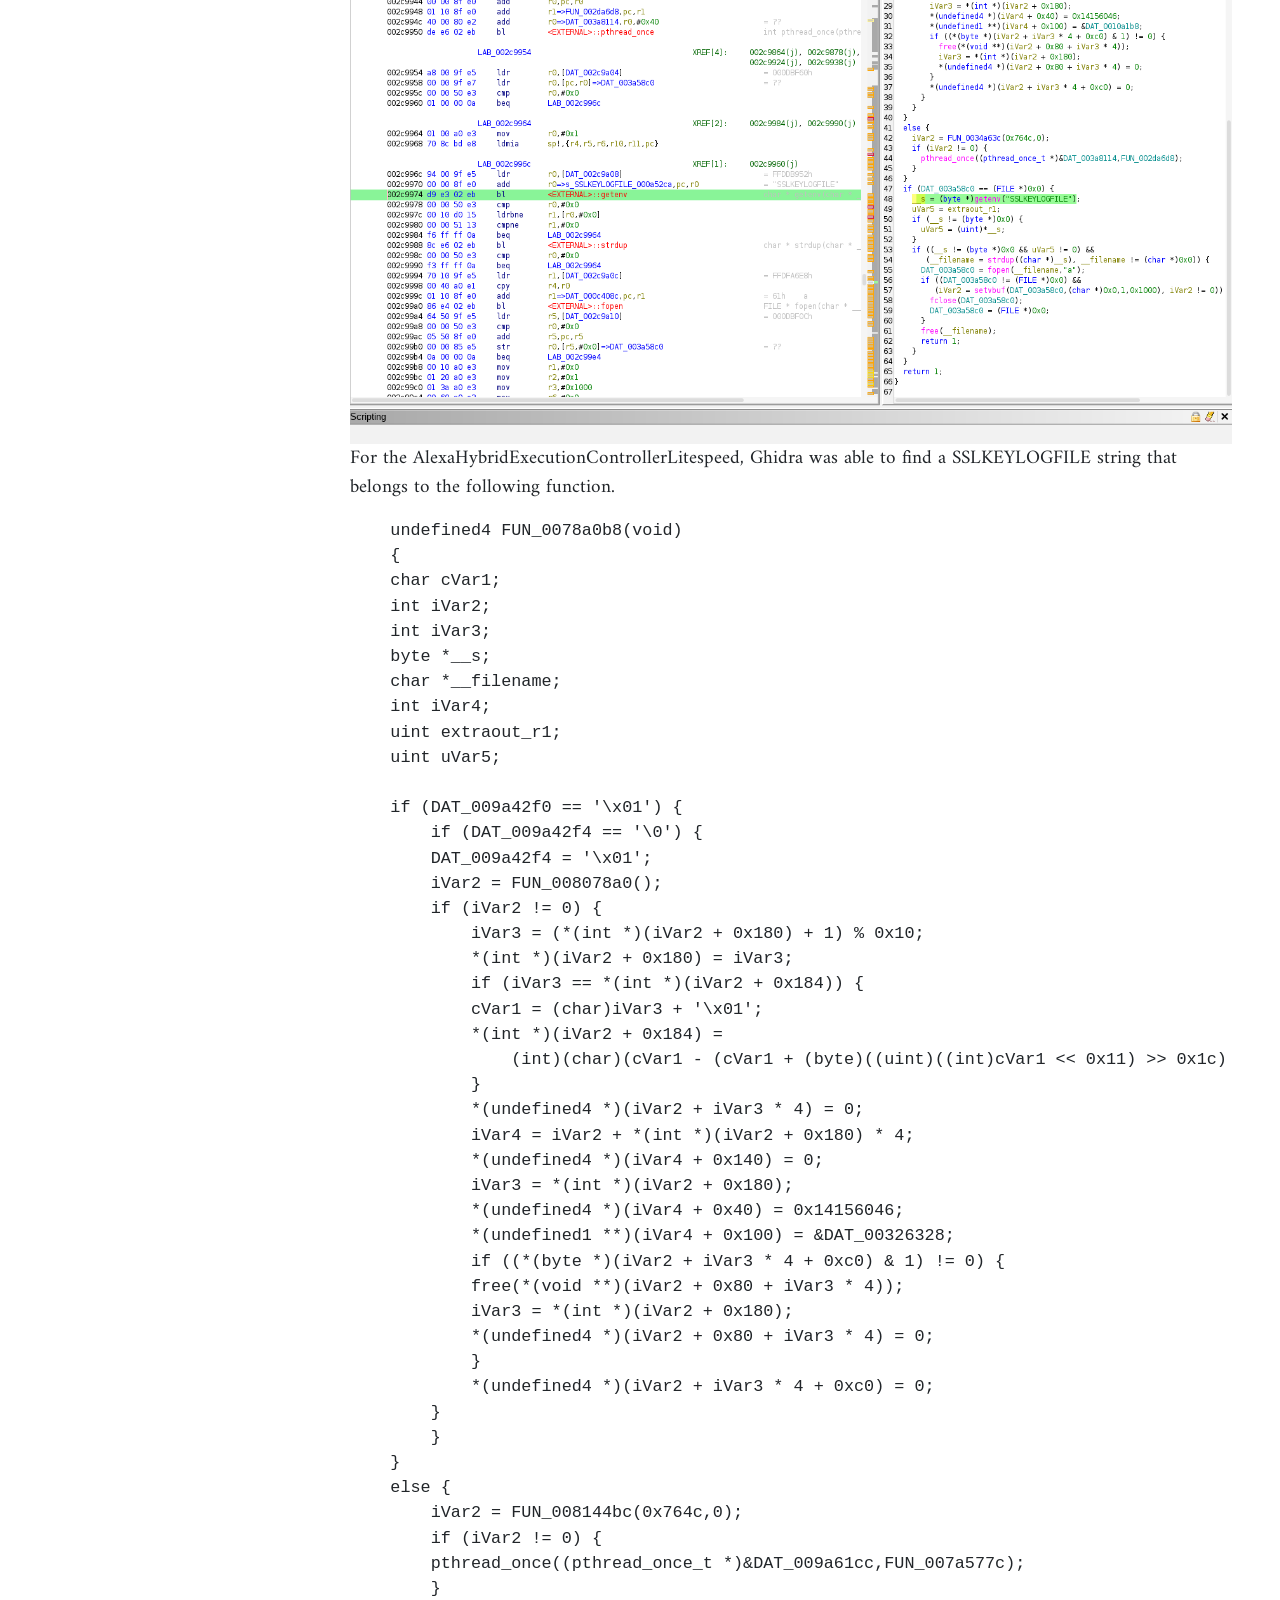
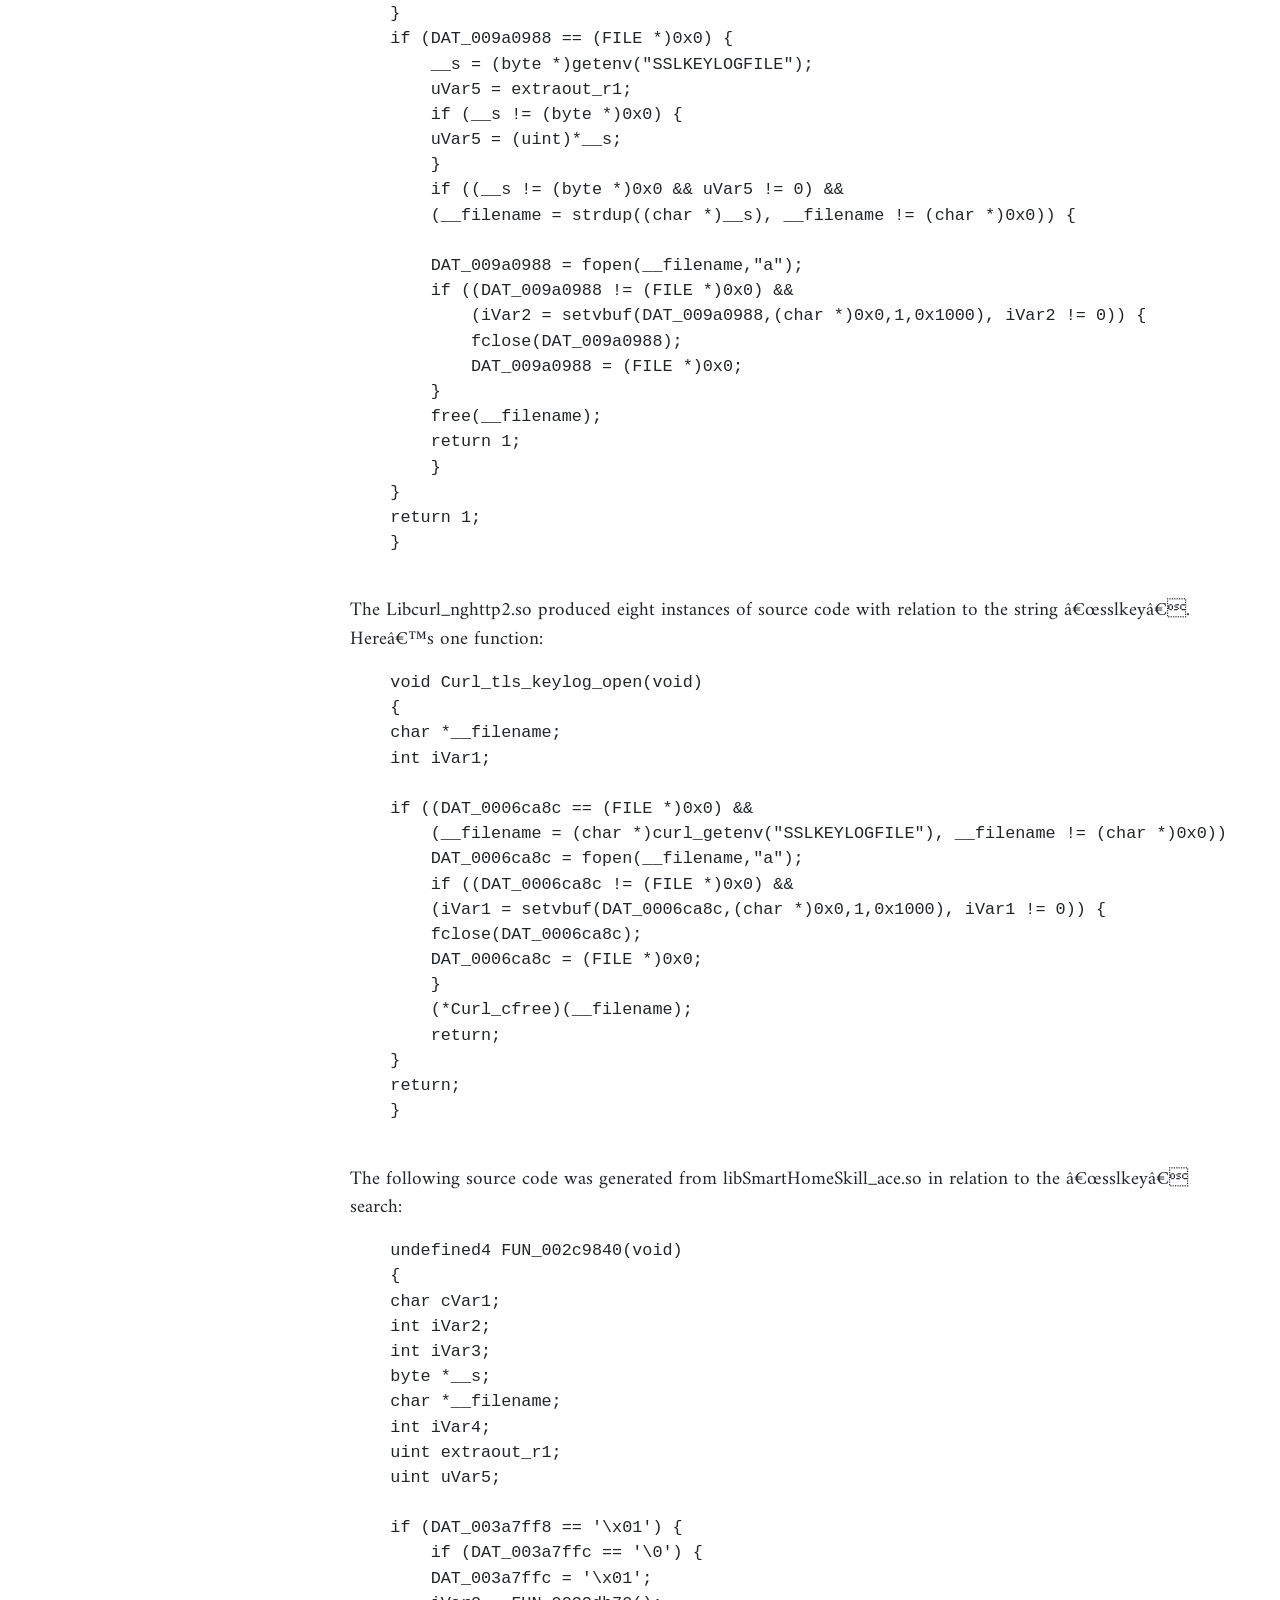
<file: how_to.html>
<!DOCTYPE html>

<html>
    <head>
        <link href="https://cdn.jsdelivr.net/npm/bootstrap@5.3.8/dist/css/bootstrap.min.css" rel="stylesheet" integrity="sha384-sRIl4kxILFvY47J16cr9ZwB07vP4J8+LH7qKQnuqkuIAvNWLzeN8tE5YBujZqJLB" crossorigin="anonymous">
        <script src="https://cdn.jsdelivr.net/npm/@popperjs/core@2.11.8/dist/umd/popper.min.js" integrity="sha384-I7E8VVD/ismYTF4hNIPjVp/Zjvgyol6VFvRkX/vR+Vc4jQkC+hVqc2pM8ODewa9r" crossorigin="anonymous"></script>
        <script src="https://cdn.jsdelivr.net/npm/bootstrap@5.3.8/dist/js/bootstrap.min.js" integrity="sha384-G/EV+4j2dNv+tEPo3++6LCgdCROaejBqfUeNjuKAiuXbjrxilcCdDz6ZAVfHWe1Y" crossorigin="anonymous"></script>
        <meta name="viewport" content="width=device-width, initial-scale=1.0">
        <link rel="preconnect" href="https://fonts.googleapis.com">
        <link rel="preconnect" href="https://fonts.gstatic.com" crossorigin>
        <link href="https://fonts.googleapis.com/css2?family=Amiri:ital,wght@0,400;0,700;1,400;1,700&family=Cookie&display=swap" rel="stylesheet">
        <link rel="stylesheet" href="styles.css">
    </head>
    <body>
        <nav class="navbar navbar-expand-lg navbar-light bg-light">
            <div class="container-fluid d-flex justify-content-between">
            <!-- Brand/Logo -->
            <div >
                <a class="navbar-brand" href="#">
                    <img src="images/logo.png" alt="logo" width="70" height="70">
                </a>
                <span class="navbar-brand mb-0 h5">Reverse Engineering</span>
            </div>

            <!-- Toggler Button for Small Screens -->
            <div class="d-flex justify-content-end">
                <button class="navbar-toggler" type="button" data-bs-toggle="collapse" data-bs-target="#navbarNav" aria-controls="navbarNav" aria-expanded="false" aria-label="Toggle navigation">
                    <span class="navbar-toggler-icon"></span>
                </button>
            </div>

            <!-- Navbar Links (Collapsible) -->
            <div class="d-flex justify-content-end">
                <div class="collapse navbar-collapse" id="navbarNav">
                <ul class="navbar-nav">
                    <li class="nav-item"><a class="nav-link" href="index.html">Home</a></li>
                    <li class="nav-item"><a class="nav-link" href="about_us.html">About us</a></li>
                    <li class="nav-item"><a class="nav-link" href="reverse_engineering.html">Reverse Engineering</a></li>
                    <li class="nav-item"><a class="nav-link" href="how_to.html">Amazon Echo</a></li>
                    <li class="nav-item"><a class="nav-link" href="faq.html">FAQ</a></li>
                </ul>
                </div>
            </div>
            </div>
        </nav>

        <div class="d-flex" style="height: 5vh;">
            <div class="vr opacity-0"></div>
        </div>

        <div class="container-fluid px-5">
        <div class="row">
            <!-- MOBILE PAGE MENU -->
            <div class="d-md-none sticky-top bg-white pt-2 mb-3" style="z-index:1020;">
                <button class="btn btn-outline-secondary w-100 mb-2"
                    type="button"
                    data-bs-toggle="collapse"
                    data-bs-target="#pageMenu">
                    ☰ Page Menu
                </button>

                <div class="collapse" id="pageMenu">
                    <nav class="nav flex-column border rounded p-3 bg-light">
                        <a class="nav-link active" href="#materials">Materials</a>
                        <a class="nav-link" href="#disassembling">Step 1: Disassembling</a>
                        <a class="nav-link" href="#extracting_binaries">Step 2: Extracting Binaries</a>
                        <a class="nav-link" href="#exploring_file_system">Step 3: Exploring File System</a>
                        <a class="nav-link" href="#step4Wireshark">Step 4: Checking Traffic using Wireshark</a>
                        <a class="nav-link" href="#step5Guidra">Step 5: Using Guidra</a>
                        <a class="nav-link" href="#reference">Reference Materials</a>
                    </nav>
                </div>
            </div>

            <!-- DESKTOP SIDEBAR -->
            <div class="col-md-3 d-none d-md-block">
                <div class="sticky-top" style="top:20px;">
                    <nav class="nav flex-column">
                        <a class="nav-link active" href="#materials">Materials</a>
                        <a class="nav-link" href="#disassembling">Step 1: Disassembling</a>
                        <a class="nav-link" href="#extracting_binaries">Step 2: Extracting Binaries</a>
                        <a class="nav-link" href="#exploring_file_system">Step 3: Exploring File System</a>
                        <a class="nav-link" href="#step4Wireshark">Step 4: Checking Traffic using Wireshark</a>
                        <a class="nav-link" href="#step5Guidra">Step 5: Using Guidra</a>
                        <a class="nav-link" href="#reference">Reference Materials</a>
                    </nav>
                </div>
            </div>
            
            <div class="col-md-9">
                <h2 class="text-center">How to Reverse Engineer an Amazon Echo!</h2>

                <p>
                    If you are here, that means you’re curious about reverse engineering 
                    and want an executable example! For our Senior Design project, our 
                    team documented the reverse engineering of a second generation Amazon 
                    Echo. Our team hopes this step by step guide will help you deep your 
                    hands into reverse engineering:
                </p>

                <div class="d-flex" style="height: 5vh;">
                    <div class="vr opacity-0"></div>
                </div>

                <h3 id="materials">Materials:</h3>
                <ul>
                    <li>2nd Gen Amazon Echo Dot</li>
                    <li><a href="https://www.amazon.com/HiLetgo-Analyzer-Ferrite-Channel-Arduino/dp/B077LSG5P2?crid=1QBAJ6KU2N403&dib=eyJ2IjoiMSJ9.[base64].SaKneOKd5bSrysHkXPoZJuzUljVQEjza_HQw4laRvZw&dib_tag=se&keywords=logic%2Banalyzer&qid=1715099833&sprefix=logic%2Bana%2Caps%2C126&sr=8-3&linkCode=sl1&tag=mattbrwn-20&linkId=50491a0df9c1c27f6c5717756a5a8af7&language=en_US&ref_=as_li_ss_tl&th=1">
                        Logic Analyzer
                    </a></li>
                    <li><a href="https://www.amazon.com/iFixit-Pro-Tech-Toolkit-Electronics/dp/B01GF0KV6G?crid=11HV62BGEGMP4&dib=eyJ2IjoiMSJ9.[base64].VGFdXIzQEg8L2Y7YUNhkOO0LLhUrCXi3vP9a5FCX2w8&dib_tag=se&keywords=ifixit&qid=1715100264&sbo=RZvfv%2F%2FHxDF%2BO5021pAnSA%3D%3D&sprefix=ifixit%2Caps%2C122&sr=8-5&linkCode=sl1&tag=mattbrwn-20&linkId=c53a3d48ce51167df8b8a1e79927bace&language=en_US&ref_=as_li_ss_tl&th=1">
                        iFixit Pro Tech Toolkit
                    </a></li>
                    <li>Microscope</li>
                    <li>Soldering/Desoldering supplies</li>
                    <li><a href="https://www.ebay.com/itm/334442938179">
                        Progarmm Adapter socket 3in1 EMMC BGA153/BGA169 BGA162/BGA186/BGA221 series
                    </a></li>
                </ul>

                <p>For reference, the following tools will be numbered as we go through the process.</p>

                <div class="d-flex justify-content-center">
                    <img src="images/how_to/materials/tools.png" alt="tool kit with enumerated parts" class="w-75 mb-5">
                </div>

                <div class="d-flex" style="height: 5vh;">
                    <div class="vr opacity-0"></div>
                </div>

                <h3 id="disassembling">Step 1: Disassembling the Amazon Echo</h3>

                <div class="card mb-3" style="max-width: 540px;">
                <div class="row g-0">
                    <div class="col-md-4">
                    <img src="images/hazard_warning/generalWarning.png" class="img-fluid mx-auto d-block mx-6" alt="...">
                    </div>
                    <div class="col-md-8">
                    <div class="card-body">
                        <h5 class="card-title">WARNING</h5>
                        <p class="card-text">Ensure the device is unplugged and powered off before disassembly to avoid electric shock or component damage.</p>
                    </div>
                    </div>
                </div>
                </div>

                <p>Use the jimmy (11) and metal spudger (10) to take off the rubber and plastic from the echo.</p>

                <div class="d-flex justify-content-center">
                    <img src="images/how_to/step1/take_off_the_rubber_and_plastic.jpg" alt="echo wihtout plastic cap" class="w-50 mb-5">
                </div>

                <p>Remove the four screws using the magnetic driver (14).</p>

                <div class="d-flex justify-content-center">
                    <img src="images/how_to/step1/remove_the_four_screws.jpg" alt="echo next fours screws" class="w-25 mx-3 mb-5">
                    <img src="images/how_to/step1/remove_the_four_screws0.jpg" alt="a set of screw heads" class="w-25 mx-3 mb-5">
                </div>

                <p>Take back cap off of the device.</p>

                <div class="d-flex justify-content-center mb-5">
                   <iframe width="560" height="315" src="https://www.youtube.com/embed/zl3DnWr3yxc?si=yWa586-l1ewtQ9bh" title="YouTube video player" frameborder="0" allow="accelerometer; autoplay; clipboard-write; encrypted-media; gyroscope; picture-in-picture; web-share" referrerpolicy="strict-origin-when-cross-origin" allowfullscreen></iframe> 
                </div>
                
                <div class="card mb-3" style="max-width: 540px;">
                <div class="row g-0">
                    <div class="col-md-4">
                    <img src="images/hazard_warning/generalWarning.png" class="img-fluid mx-auto d-block mx-6" alt="...">
                    </div>
                    <div class="col-md-8">
                    <div class="card-body">
                        <h5 class="card-title">WARNING</h5>
                        <p class="card-text">Disconnect power before handling. Use ESD precautions to avoid damaging sensitive electronics.</p>
                    </div>
                    </div>
                </div>
                </div>

                <p>Remove the orange ribbon cable from PCB using the jimmy (11).</p>

                <div class="d-flex justify-content-center">
                    <img src="images/how_to/step1/remove_the_orange_ribbon_cable.jpg" alt="echo with an orange cable" class="w-25 mx-3 mb-5">
                    <img src="images/how_to/step1/remove_the_orange_ribbon_cable0.jpg" alt="back of the echo" class="w-25 mx-3 mb-5">
                </div>

                <div class="d-flex justify-content-center mb-5">
                    <iframe width="560" height="315" src="https://www.youtube.com/embed/niXOGJoEZEw?si=5uGXWEkb29xf90Vs" title="YouTube video player" frameborder="0" allow="accelerometer; autoplay; clipboard-write; encrypted-media; gyroscope; picture-in-picture; web-share" referrerpolicy="strict-origin-when-cross-origin" allowfullscreen></iframe>
                </div>
                
                <div class="card mb-3" style="max-width: 540px;">
                <div class="row g-0">
                    <div class="col-md-4">
                    <img src="images/hazard_warning/generalWarning.png" class="img-fluid mx-auto d-block mx-6" alt="...">
                    </div>
                    <div class="col-md-8">
                    <div class="card-body">
                        <h5 class="card-title">WARNING</h5>
                        <p class="card-text">Heat gun operates at extremely high temperatures (~410°C). Risk of severe burns and fire. Use heat-resistant gloves and work in a ventilated area away from flammable materials. Flux fumes can be harmful—use ventilation or fume extraction.</p>
                    </div>
                    </div>
                </div>
                </div>

                <p>
                    Now that the main PCB is detached, find the side with the metal cap and pry off using the metal 
                    spudger (10). Identify the chips using previous RE work. Use heat gun at 410 °C. Heat up the 
                    back of the main PCB and front. Add flux to the SEC 725 B213 KMFJ20005A firmware chip (marked in red bellow). Heat up flux and chip. Use 
                    angled tweezers (6) to pull the chip up and off the PCB. Clean chip using alcohol and q-tips 
                    taking care not to leave cotton treads in the connectors.  
                </p>

                <img src="images/how_to/step1/Add_flux_to_the_firmware_chip.jpg" class="img-fluid" alt="echo's board with chips">

                Power-management IC (Orange), 4GB of memory/firmware (Red), 64-bit quad-core processor (purple), Wi-Fi/Bluetooth chip (yellow).

                <div class="d-flex" style="height: 10vh;">
                    <div class="vr opacity-0"></div>
                </div>

                <h2 id="extracting_binaries">Step 2: Extracting Binaries</h2>
                <p>Assuming that you are using a Debian Based linux distribution all the commands should be the same. The following steps use an Ubuntu operating system:</p>

                <p>1. First make a folder wherever you want to store the binaries extracted from the echo</p>
                <pre><code>>> mkdir thePathToYourFolder\YourFolderName</code></pre>

                <p>2. Navigate to your folder</p>
                <pre><code>>> cd thePathToYourFolder\YourFolderName</code></pre>

                <div class="card mb-3" style="max-width: 540px;">
                <div class="row g-0">
                    <div class="col-md-4">
                    <img src="images/hazard_warning/generalWarning.png" class="img-fluid mx-auto d-block mx-6" alt="...">
                    </div>
                    <div class="col-md-8">
                    <div class="card-body">
                        <h5 class="card-title">WARNING</h5>
                        <p class="card-text">Ensure correct orientation before powering. Improper insertion may damage the chip or reader.</p>
                    </div>
                    </div>
                </div>
                </div>

                <p>3. Plug in the chip reader with your chip in place</p>

                <div class="card mb-3" style="max-width: 540px;">
                <div class="row g-0">
                    <div class="col-md-4">
                    <img src="images/hazard_warning/generalWarning.png" class="img-fluid mx-auto d-block mx-6" alt="...">
                    </div>
                    <div class="col-md-8">
                    <div class="card-body">
                        <h5 class="card-title">WARNING</h5>
                        <p class="card-text">Commands using sudo grant administrative privileges—use carefully to avoid unintended system changes.</p>
                    </div>
                    </div>
                </div>
                </div>

                <p>Check that the device is recognized by running</p>
                <pre><code>>> sudo dmesg -w</code></pre>

                <p>before plugging it in (remember to use Ctrl+C to stop the command)</p>

                <p>You will get this information:</p>

                <img src="images/how_to/step2/you_will_get_this_information.png" class="img-fluid" alt="terminal screenshot">

                <p>Take note of where it says sda: sda1 sda2… and right bellow it says that the file system is mounted</p>

                <p>You can also see this better by running the command lsblk to see the storage with mountpoints</p>

                <p>We should mention that if you did everything right and there are no problems with the chip you should proceed to steps 4a. Otherwise you might have something similar to this:</p>

                <img src="images/how_to/step2/Otherwise_you_might_have_something_similar_to_this.png" class="img-fluid" alt="terminal screenshot">

                <p>The same as before with some error at the end.</p>

                <p>This errors mean that the chip got damaged in some way (most likely due to the extraction)</p>

                <p>The process is almost the same, just that we will have to use a much slower command and there might be corrupted binary in important places (or maybe not). In this case follow 4b</p>

                <div class="card mb-3" style="max-width: 540px;">
                <div class="row g-0">
                    <div class="col-md-4">
                    <img src="images/hazard_warning/generalWarning.png" class="img-fluid mx-auto d-block mx-6" alt="...">
                    </div>
                    <div class="col-md-8">
                    <div class="card-body">
                        <h5 class="card-title">WARNING</h5>
                        <p class="card-text">dd can overwrite disks if used incorrectly. Double-check device paths before executing.</p>
                    </div>
                    </div>
                </div>
                </div>

                <p>4a. Next we will want to copy the binary from the chip to store in our computer. That way it is a bit easier to analyse. Run the command</p>
                <pre><code>>> dd -if=/dev/sda1 -of=sda1.bin</code></pre>

                <p>Notice that we are using sda1 since in our case that was the name we saw in the previous step. Also note that we are in the folder we made.</p>

                <p>4b. Because there is some corrupted segments in the chip, it will require a more involved process. First you need to download from the terminal ddrescue.</p>
                <pre><code>>> sudo apt install ddrescue</code></pre>

                <p>Now we will want to run</p>
                <pre><code>>> ddrescue /dev/sda1 sda1.bin</code></pre>

                <p>This last command will actually start the copying process and will try to extract as much data as is available. This copying will take a while, especially if that section has a lot of damage. After it has finished running you can see what percentage of the section had damage.</p>

                <p>5.You will want to repeat the last command you did in the previous step but changing the 1 for every other number that you saw in step 4</p>


                <div class="d-flex" style="height: 10vh;">
                    <div class="vr opacity-0"></div>
                </div>

                <h2 id="exploring_file_system">Step 3: Exploring File System</h2>

                <p>Congratulations you have now extracted the information out of the chip. At this point you can turn off and unplug the chip reader as we only need to look at files folders and assembly/decompiled code.</p>

                <p>From here on the guide is a bit more free, don't think that you have to follow all the steps one after the other. Unless you delete something, feel free to play around with the files.</p>

                <p>Also, from this point onwards you should have Ghidra installed to be able to look at the files more closely.</p>

                <p>First I recommend using the file command to see if linux can identify it</p>
                <pre><code>>> file sda1.bin</code></pre>

                <p>If you apply it to all files, you should see that</p>

                <p>sda10, sda11, sda12 contain the android kernel + ramdisk, and command line arguments for the kernel</p>

                <p>On the other hand, sda13 through sda16 is just a file system.</p>

                <p>Another interesting command that may give you some insight is</p>
                <pre><code>>> strings sda1.bin</code></pre>

                <p>Some of the strings contained in the file may give you an idea of what that file does.</p>

                <div class="card mb-3" style="max-width: 540px;">
                <div class="row g-0">
                    <div class="col-md-4">
                    <img src="images/hazard_warning/generalWarning.png" class="img-fluid mx-auto d-block mx-6" alt="...">
                    </div>
                    <div class="col-md-8">
                    <div class="card-body">
                        <h5 class="card-title">WARNING</h5>
                        <p class="card-text">Ensure correct file/device selection when mounting to prevent data corruption.</p>
                    </div>
                    </div>
                </div>
                </div>

                <p>Since sda13 through sda16 are filesystems we can try to mount them with the command</p>
                <pre><code>>> mount sda13.bin &lt;folder name&gt;</code></pre>

                <p>While this will work, I recommend just copying the contents of the filesystem. While you can use whichever method you like I recommend using debugfs. Here is how to do it from the folder that contains the bin files:</p>

                <pre><code>>> debugfs
>> rdump ./ &lt;folder to store the filesystem&gt;</code></pre>

                <p>Now you can look at the filesystem without having to mount it every time.</p>

                <p>How can I extract information about the device from the files?</p>

                <p>Realistically there are too many files to look through and figure out how everything works, although one can certainly try, for this reason I recommend fishing for info through grep and find.</p>

                <p>For example, in sda14, using</p>
                <pre><code>>> grep -r -i amazon</code></pre>

                <p>Pulls up every file that mentions Amazon in any capitalization:</p>

                <img src="images/how_to/step3/This_looks_something_like_this.png" class="img-fluid" alt="terminal screenshot">

                <p>I recommend piping it to less so that it is easier to scroll:</p>
                <pre><code>>> grep -r -i amazon | less</code></pre>

                <p>In it we can see some possible urls the device may be talking to. Although in order to know we would need to do analysis of the network usage of the device.</p>

                <p>Another interesting thing to look at is searching for versions.</p>
                <pre><code>>> grep -r -i version | less</code></pre>

                <pre>
            sda14/system/vendor/data/misc/ProjectConfig.mk:LINUX_KERNEL_VERSION = kernel-3.18
            sda14/system/build.prop:ro.build.version.name=Fire OS 6.5.6.9 (NS6569/6009)
            sda14/system/build.prop:ro.build.version.release=7.1.2
                </pre>

                <p>With this we note that this amazon echo appears to run a linux kernel version of 3.18. And Amazon's proprietary Android fork of Fire OS version 6.5.6.9</p>

                <p>Seeing as to how build.prop appeared multiple times it may be a good idea to check it out</p>

                <pre>
            # ro.product.cpu.abi and ro.product.cpu.abi2 are obsolete,
            # use ro.product.cpu.abilist instead.
            ro.product.cpu.abi=armeabi-v7a
            ro.product.cpu.abi2=armeabi
            ro.product.cpu.abilist=armeabi-v7a,armeabi
            ro.product.cpu.abilist32=armeabi-v7a,armeabi
            ro.product.cpu.abilist64=
                </pre>

                <p>And with a quick google search this tells us that the assembly will be written in one of the following instruction sets: armeabi, Thumb-2, or Neon. But since we can see armeabi already there, there is a high likelihood it is the one we’re looking for.</p>

                <div class="d-flex" style="height: 10vh;">
                    <div class="vr opacity-0"></div>
                </div>

                <h3 id="step4Wireshark">Step 4: Checking Traffic using Wireshark</h3>

                <p>
                This process will be useful to better understand man in the middle attacks. For information 
                about installing Wireshark go to 
                <a href="https://www.wireshark.org/">https://www.wireshark.org/</a>.
                </p>

                <p>
                First, connect your laptop to the router and turn on the laptop's wifi hotspot. Next open 
                Wireshark and start looking at the traffic with Wireshark. Observer if there is any traffic. 
                The first traffic is usually the laptop’s IP address, which can be omitted. Next, connect your 
                phone to the hotspot, and look at the traffic. This will show your phone’s IP address. You may 
                also see the urls to some of Amazon’s servers. Then, complete the alexa installation set up so 
                that it connects to the hotspot (laptop). The newly added IP address will be the Amazon Echo. 
                Finally, filter by DNS to see the urls to IP addresses. Then, look at the traffic of the device so 
                that you can tell which url it is using for what communications (mostly the voice commands).
                </p>

                <img src="images/how_to/step4/Wireshark1.png" class="img-fluid mb-5" alt="Network Traffic">
                <img src="images/how_to/step4/Wireshark2.png" class="img-fluid" alt="Network Traffic">

                <div class="d-flex" style="height: 10vh;">
                    <div class="vr opacity-0"></div>
                </div>

                <h3 id="step5Guidra">Step 5: Using Guidra</h3>

                <p>
                After checking that the traffic is encrypted, we need to find the SSL key. To do that we searched 
                in the file system for “grep -i -r sslkeylogger” and we got three potential files:
                </p>

                <ul>
                    <li>AlexaHybridExecutionControllerLitespeed</li>
                    <li>Libcurl_nghttp2.so</li>
                    <li>libSmartHomeSkill_ace.so</li>
                </ul>

                <p>
                This guide assumes the user has Ghidra installed. For more information visit 
                <a href="https://ghidralite.com/">https://ghidralite.com/</a>.
                </p>

                <p>
                Open Guidra and click File &gt; Import File. Choose the binary files to upload them. Double click 
                on the binary file to open. The software will ask you if you want to analyze the binary. Click yes, 
                and wait for the file to be analyzed. Once done, click Search &gt; Memory… Here you may search 
                for strings inside the binary file. Look for “ssl”, “sslkey”, and similar words. 
                </p> 

                <img src="images/how_to/step5/ghidra0.png" class="img-fluid mb-5" alt="Ghidra">
                <img src="images/how_to/step5/ghidra1.png" class="img-fluid" alt="Ghidra">

                <p>For the AlexaHybridExecutionControllerLitespeed, Ghidra was able to find a SSLKEYLOGFILE string 
                that belongs to the following function.
                </p>

                <pre>
    undefined4 FUN_0078a0b8(void)
    {
    char cVar1;
    int iVar2;
    int iVar3;
    byte *__s;
    char *__filename;
    int iVar4;
    uint extraout_r1;
    uint uVar5;

    if (DAT_009a42f0 == '\x01') {
        if (DAT_009a42f4 == '\0') {
        DAT_009a42f4 = '\x01';
        iVar2 = FUN_008078a0();
        if (iVar2 != 0) {
            iVar3 = (*(int *)(iVar2 + 0x180) + 1) % 0x10;
            *(int *)(iVar2 + 0x180) = iVar3;
            if (iVar3 == *(int *)(iVar2 + 0x184)) {
            cVar1 = (char)iVar3 + '\x01';
            *(int *)(iVar2 + 0x184) =
                (int)(char)(cVar1 - (cVar1 + (byte)((uint)((int)cVar1 << 0x11) >> 0x1c) & 0xf0));
            }
            *(undefined4 *)(iVar2 + iVar3 * 4) = 0;
            iVar4 = iVar2 + *(int *)(iVar2 + 0x180) * 4;
            *(undefined4 *)(iVar4 + 0x140) = 0;
            iVar3 = *(int *)(iVar2 + 0x180);
            *(undefined4 *)(iVar4 + 0x40) = 0x14156046;
            *(undefined1 **)(iVar4 + 0x100) = &DAT_00326328;
            if ((*(byte *)(iVar2 + iVar3 * 4 + 0xc0) & 1) != 0) {
            free(*(void **)(iVar2 + 0x80 + iVar3 * 4));
            iVar3 = *(int *)(iVar2 + 0x180);
            *(undefined4 *)(iVar2 + 0x80 + iVar3 * 4) = 0;
            }
            *(undefined4 *)(iVar2 + iVar3 * 4 + 0xc0) = 0;
        }
        }
    }
    else {
        iVar2 = FUN_008144bc(0x764c,0);
        if (iVar2 != 0) {
        pthread_once((pthread_once_t *)&DAT_009a61cc,FUN_007a577c);
        }
    }
    if (DAT_009a0988 == (FILE *)0x0) {
        __s = (byte *)getenv("SSLKEYLOGFILE");
        uVar5 = extraout_r1;
        if (__s != (byte *)0x0) {
        uVar5 = (uint)*__s;
        }
        if ((__s != (byte *)0x0 && uVar5 != 0) &&
        (__filename = strdup((char *)__s), __filename != (char *)0x0)) {

        DAT_009a0988 = fopen(__filename,"a");
        if ((DAT_009a0988 != (FILE *)0x0) &&
            (iVar2 = setvbuf(DAT_009a0988,(char *)0x0,1,0x1000), iVar2 != 0)) {
            fclose(DAT_009a0988);
            DAT_009a0988 = (FILE *)0x0;
        }
        free(__filename);
        return 1;
        }
    }
    return 1;
    }
                </pre>

                <p>
                The Libcurl_nghttp2.so produced eight instances of source code with relation to the string 
                “sslkey”. Here’s one function:
                </p>

                <pre>
    void Curl_tls_keylog_open(void)
    {
    char *__filename;
    int iVar1;
    
    if ((DAT_0006ca8c == (FILE *)0x0) &&
        (__filename = (char *)curl_getenv("SSLKEYLOGFILE"), __filename != (char *)0x0)) {
        DAT_0006ca8c = fopen(__filename,"a");
        if ((DAT_0006ca8c != (FILE *)0x0) &&
        (iVar1 = setvbuf(DAT_0006ca8c,(char *)0x0,1,0x1000), iVar1 != 0)) {
        fclose(DAT_0006ca8c);
        DAT_0006ca8c = (FILE *)0x0;
        }
        (*Curl_cfree)(__filename);
        return;
    }
    return;
    }
                </pre>

                <p>
                The following source code was generated from libSmartHomeSkill_ace.so in relation to the 
                “sslkey” search:
                </p>

                <pre>
    undefined4 FUN_002c9840(void)
    {
    char cVar1;
    int iVar2;
    int iVar3;
    byte *__s;
    char *__filename;
    int iVar4;
    uint extraout_r1;
    uint uVar5;
    
    if (DAT_003a7ff8 == '\x01') {
        if (DAT_003a7ffc == '\0') {
        DAT_003a7ffc = '\x01';
        iVar2 = FUN_0033db70();
        if (iVar2 != 0) {
            iVar3 = (*(int *)(iVar2 + 0x180) + 1) % 0x10;
            *(int *)(iVar2 + 0x180) = iVar3;
            if (iVar3 == *(int *)(iVar2 + 0x184)) {
            cVar1 = (char)iVar3 + '\x01';
            *(int *)(iVar2 + 0x184) =
                (int)(char)(cVar1 - (cVar1 + (byte)((uint)((int)cVar1 << 0x11) >> 0x1c) & 0xf0));
            }
            *(undefined4 *)(iVar2 + iVar3 * 4) = 0;
            iVar4 = iVar2 + *(int *)(iVar2 + 0x180) * 4;
            *(undefined4 *)(iVar4 + 0x140) = 0;
            iVar3 = *(int *)(iVar2 + 0x180);
            *(undefined4 *)(iVar4 + 0x40) = 0x14156046;
            *(undefined1 **)(iVar4 + 0x100) = &DAT_0010a1b8;
            if ((*(byte *)(iVar2 + iVar3 * 4 + 0xc0) & 1) != 0) {
            free(*(void **)(iVar2 + 0x80 + iVar3 * 4));
            iVar3 = *(int *)(iVar2 + 0x180);
            *(undefined4 *)(iVar2 + 0x80 + iVar3 * 4) = 0;
            }
            *(undefined4 *)(iVar2 + iVar3 * 4 + 0xc0) = 0;
        }
        }
    }
    else {
        iVar2 = FUN_0034a63c(0x764c,0);
        if (iVar2 != 0) {
        pthread_once((pthread_once_t *)&DAT_003a8114,FUN_002da6d8);
        }
    }
    if (DAT_003a58c0 == (FILE *)0x0) {
        __s = (byte *)getenv("SSLKEYLOGFILE");
        uVar5 = extraout_r1;
        if (__s != (byte *)0x0) {
        uVar5 = (uint)*__s;
        }
        if ((__s != (byte *)0x0 && uVar5 != 0) &&
        (__filename = strdup((char *)__s), __filename != (char *)0x0)) {
        DAT_003a58c0 = fopen(__filename,"a");
        if ((DAT_003a58c0 != (FILE *)0x0) &&
            (iVar2 = setvbuf(DAT_003a58c0,(char *)0x0,1,0x1000), iVar2 != 0)) {
            fclose(DAT_003a58c0);
            DAT_003a58c0 = (FILE *)0x0;
        }
        free(__filename);
        return 1;
        }
    }
    return 1;
    }
                </pre>

                <div class="d-flex" style="height: 10vh;">
                    <div class="vr opacity-0"></div>
                </div>

                <h3 id="reference">Reference Materials:</h3>
                <div class="d-flex">
                    <iframe width="560" height="315" src="https://www.youtube.com/embed/H0IEMVDebzE?si=Wl76F1JncKJFjuWJ&amp;start=1" 
                    title="YouTube video player" frameborder="0" allow="accelerometer; autoplay; clipboard-write; encrypted-media; gyroscope; picture-in-picture; web-share" 
                    referrerpolicy="strict-origin-when-cross-origin" allowfullscreen></iframe>
                </div>
                <div class="d-flex mt-5">
                    <iframe width="560" height="315" src="https://www.youtube.com/embed/QYsE1lifKaI?si=RztprXVFoE83bADY" 
                    title="YouTube video player" frameborder="0" allow="accelerometer; autoplay; clipboard-write; encrypted-media; gyroscope; picture-in-picture; web-share" 
                    referrerpolicy="strict-origin-when-cross-origin" allowfullscreen></iframe>
                </div>
                <p class="mt-5">
                    M. Hughes, “Teardown Tuesday: Amazon Echo Dot v2,” All About Circuits, Nov. 1, 
                    2016. [Online]. Available: <a href="https://www.allaboutcircuits.com/news/teardown-tuesday-amazon-echo-dot-v2/">https://www.allaboutcircuits.com/news/teardown-tuesday-amazon-echo-dot-v2/</a>. [Accessed: Mar. 19, 2026].
                </p>
            </div>
        </div>
        </div>


        <div class="d-flex" style="height: 25vh;">
            <div class="vr opacity-0"></div>
        </div>

        <div class="container-fluid text-bg-secondary mt-5 pt-5">
            <div class="container text-center">
                <div class="row">
                    <div class="col">
                        <h3>CUA's Reverse Engineering Team!</h2>
                        <p>Learning how things work to stay safe.</p>
                        <p>Licence: MIT</p>
                    </div>

                    <div class="col">
                        <h2>Links</h2>
                        <p><a class="link-light link-offset-2 link-underline link-underline-opacity-0 link-underline-opacity-75-hover" href="index.html">Home</a></p>
                        <p><a class="link-light link-offset-2 link-underline link-underline-opacity-0 link-underline-opacity-75-hover" href="about_us.html">About us</a></p>
                        <p><a class="link-light link-offset-2 link-underline link-underline-opacity-0 link-underline-opacity-75-hover" href="reverse_engineering.html">Reverse Engineering</a></p>
                        <p><a class="link-light link-offset-2 link-underline link-underline-opacity-0 link-underline-opacity-75-hover" href="how_to.html">Amazon Echo</a></p>
                        <p><a class="link-light link-offset-2 link-underline link-underline-opacity-0 link-underline-opacity-75-hover" href="faq.html">FAQ</a></p>
                    </div>
                    <div class="col-6"></div>
                </div>
            </div>
        </div>
    </body>
</html>
</file>
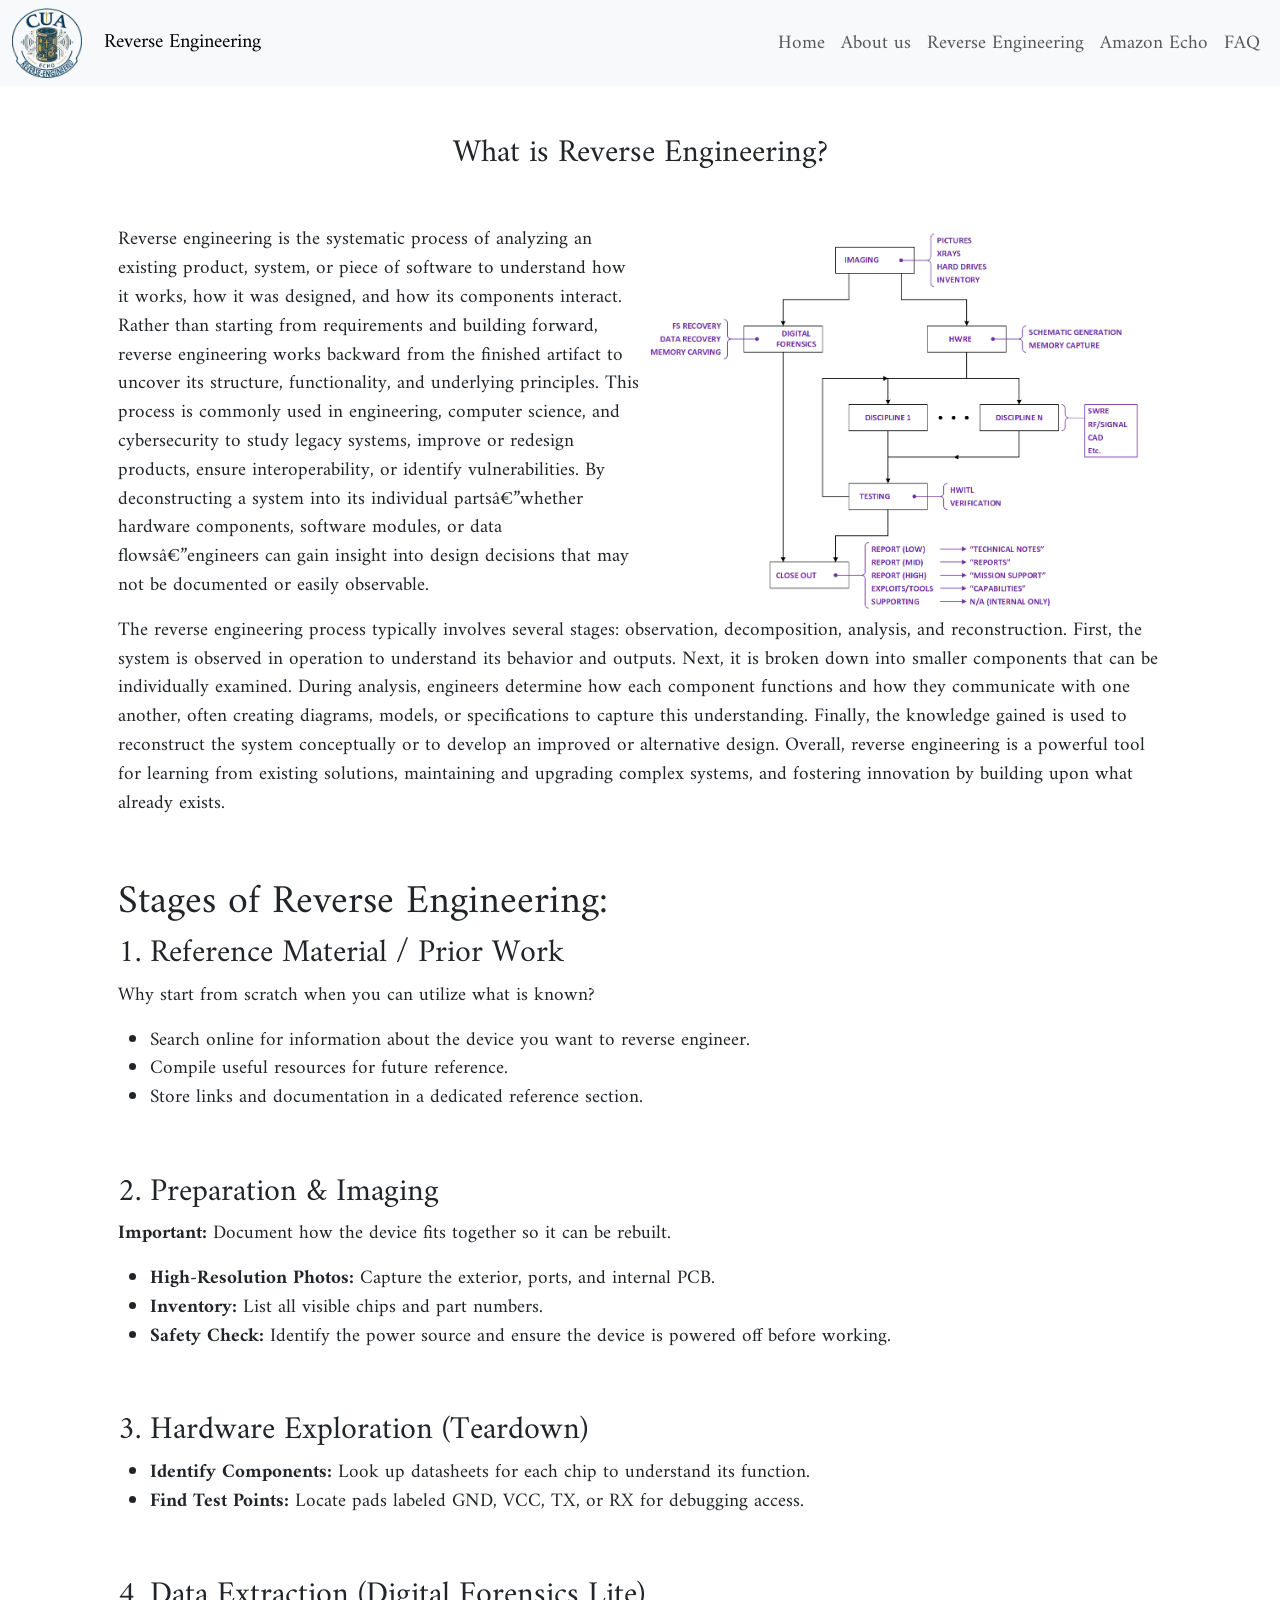
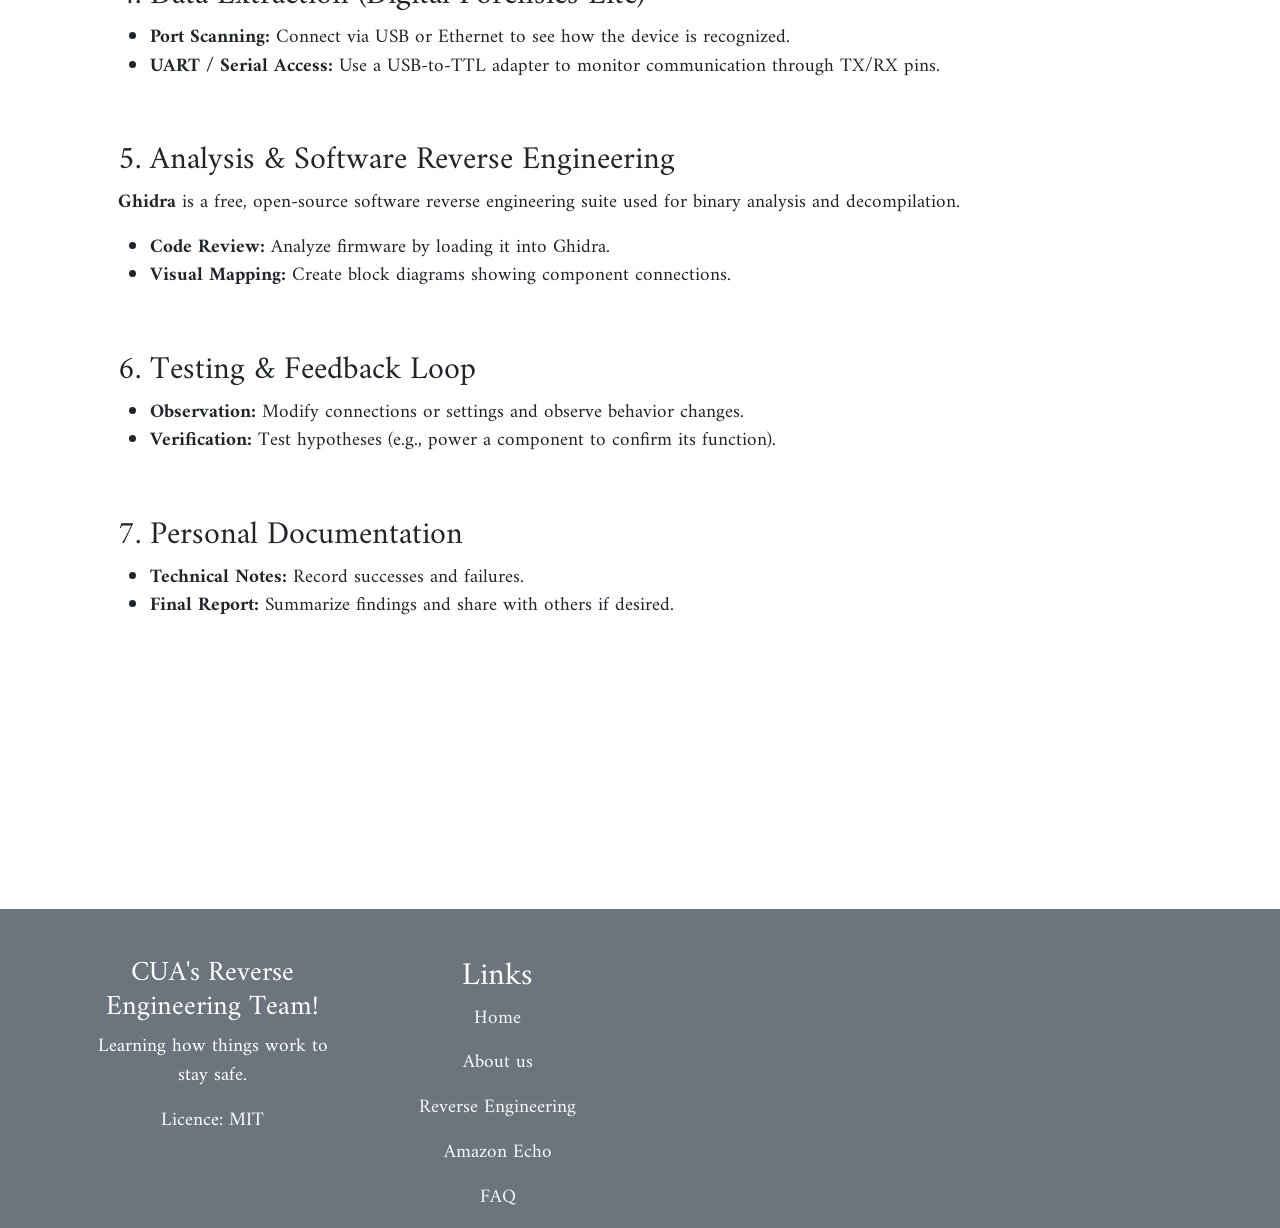
<file: reverse_engineering.html>
<!DOCTYPE html>

<html>
    <head>
        <link href="https://cdn.jsdelivr.net/npm/bootstrap@5.3.8/dist/css/bootstrap.min.css" rel="stylesheet" integrity="sha384-sRIl4kxILFvY47J16cr9ZwB07vP4J8+LH7qKQnuqkuIAvNWLzeN8tE5YBujZqJLB" crossorigin="anonymous">
        <script src="https://cdn.jsdelivr.net/npm/@popperjs/core@2.11.8/dist/umd/popper.min.js" integrity="sha384-I7E8VVD/ismYTF4hNIPjVp/Zjvgyol6VFvRkX/vR+Vc4jQkC+hVqc2pM8ODewa9r" crossorigin="anonymous"></script>
        <script src="https://cdn.jsdelivr.net/npm/bootstrap@5.3.8/dist/js/bootstrap.min.js" integrity="sha384-G/EV+4j2dNv+tEPo3++6LCgdCROaejBqfUeNjuKAiuXbjrxilcCdDz6ZAVfHWe1Y" crossorigin="anonymous"></script>
        <meta name="viewport" content="width=device-width, initial-scale=1.0">
        <link rel="preconnect" href="https://fonts.googleapis.com">
        <link rel="preconnect" href="https://fonts.gstatic.com" crossorigin>
        <link href="https://fonts.googleapis.com/css2?family=Amiri:ital,wght@0,400;0,700;1,400;1,700&family=Cookie&display=swap" rel="stylesheet">
        <link rel="stylesheet" href="styles.css">
    </head>
    <body>
        <nav class="navbar navbar-expand-lg navbar-light bg-light">
            <div class="container-fluid d-flex justify-content-between">
            <!-- Brand/Logo -->
            <div >
                <a class="navbar-brand" href="#">
                    <img src="images/logo.png" alt="logo" width="70" height="70">
                </a>
                <span class="navbar-brand mb-0 h5">Reverse Engineering</span>
            </div>

            <!-- Toggler Button for Small Screens -->
            <div class="d-flex justify-content-end">
                <button class="navbar-toggler" type="button" data-bs-toggle="collapse" data-bs-target="#navbarNav" aria-controls="navbarNav" aria-expanded="false" aria-label="Toggle navigation">
                    <span class="navbar-toggler-icon"></span>
                </button>
            </div>

            <!-- Navbar Links (Collapsible) -->
            <div class="d-flex justify-content-end">
                <div class="collapse navbar-collapse" id="navbarNav">
                <ul class="navbar-nav">
                    <li class="nav-item"><a class="nav-link" href="index.html">Home</a></li>
                    <li class="nav-item"><a class="nav-link" href="about_us.html">About us</a></li>
                    <li class="nav-item"><a class="nav-link" href="reverse_engineering.html">Reverse Engineering</a></li>
                    <li class="nav-item"><a class="nav-link" href="how_to.html">Amazon Echo</a></li>
                    <li class="nav-item"><a class="nav-link" href="faq.html">FAQ</a></li>
                </ul>
                </div>
            </div>
            </div>
        </nav>

        <div class="container mt-5 px-5">
            <h2 class="text-center">What is Reverse Engineering?</h2>

            <div class="d-flex" style="height: 5vh;">
                <div class="vr opacity-0"></div>
            </div>

            <img src="images/reverse_process.png" class="w-50 rounded float-end" alt="A white Amazon Echo">

            <p>
                Reverse engineering is the systematic process of analyzing 
                an existing product, system, or piece of software to understand 
                how it works, how it was designed, and how its components interact. 
                Rather than starting from requirements and building forward, 
                reverse engineering works backward from the finished artifact to 
                uncover its structure, functionality, and underlying principles. 
                This process is commonly used in engineering, computer science, 
                and cybersecurity to study legacy systems, improve or redesign products, 
                ensure interoperability, or identify vulnerabilities. By deconstructing 
                a system into its individual parts—whether hardware components, software 
                modules, or data flows—engineers can gain insight into design decisions 
                that may not be documented or easily observable.
            </p>
            <p>
                The reverse engineering process typically involves several stages: 
                observation, decomposition, analysis, and reconstruction. First, the 
                system is observed in operation to understand its behavior and outputs. 
                Next, it is broken down into smaller components that can be individually 
                examined. During analysis, engineers determine how each component functions 
                and how they communicate with one another, often creating diagrams, models, 
                or specifications to capture this understanding. Finally, the knowledge 
                gained is used to reconstruct the system conceptually or to develop an 
                improved or alternative design. Overall, reverse engineering is a powerful 
                tool for learning from existing solutions, maintaining and upgrading complex 
                systems, and fostering innovation by building upon what already exists.
            </p>

            <div class="d-flex" style="height: 5vh;">
                <div class="vr opacity-0"></div>
            </div>

            <h1>Stages of Reverse Engineering:</h1>

            <section id="reference">
                <h2>1. Reference Material / Prior Work</h2>
                <p>Why start from scratch when you can utilize what is known?</p>
                <ul>
                    <li>Search online for information about the device you want to reverse engineer.</li>
                    <li>Compile useful resources for future reference.</li>
                    <li>Store links and documentation in a dedicated reference section.</li>
                </ul>
            </section>

            <div class="d-flex" style="height: 5vh;">
                <div class="vr opacity-0"></div>
            </div>

            <section id="prep">
                <h2>2. Preparation & Imaging</h2>
                <p><strong>Important:</strong> Document how the device fits together so it can be rebuilt.</p>
                <ul>
                    <li><strong>High-Resolution Photos:</strong> Capture the exterior, ports, and internal PCB.</li>
                    <li><strong>Inventory:</strong> List all visible chips and part numbers.</li>
                    <li><strong>Safety Check:</strong> Identify the power source and ensure the device is powered off before working.</li>
                </ul>
            </section>

            <div class="d-flex" style="height: 5vh;">
                <div class="vr opacity-0"></div>
            </div>

            <section id="hardware">
                <h2>3. Hardware Exploration (Teardown)</h2>
                <ul>
                    <li><strong>Identify Components:</strong> Look up datasheets for each chip to understand its function.</li>
                    <li><strong>Find Test Points:</strong> Locate pads labeled GND, VCC, TX, or RX for debugging access.</li>
                </ul>
            </section>

            <div class="d-flex" style="height: 5vh;">
                <div class="vr opacity-0"></div>
            </div>

            <section id="data">
                <h2>4. Data Extraction (Digital Forensics Lite)</h2>
                <ul>
                    <li><strong>Port Scanning:</strong> Connect via USB or Ethernet to see how the device is recognized.</li>
                    <li><strong>UART / Serial Access:</strong> Use a USB-to-TTL adapter to monitor communication through TX/RX pins.</li>
                </ul>
            </section>

            <div class="d-flex" style="height: 5vh;">
                <div class="vr opacity-0"></div>
            </div>

            <section id="analysis">
                <h2>5. Analysis & Software Reverse Engineering</h2>
                <p><strong>Ghidra</strong> is a free, open-source software reverse engineering suite used for binary analysis and decompilation.</p>
                <ul>
                    <li><strong>Code Review:</strong> Analyze firmware by loading it into Ghidra.</li>
                    <li><strong>Visual Mapping:</strong> Create block diagrams showing component connections.</li>
                </ul>
            </section>

            <div class="d-flex" style="height: 5vh;">
                <div class="vr opacity-0"></div>
            </div>

            <section id="testing">
                <h2>6. Testing & Feedback Loop</h2>
                <ul>
                    <li><strong>Observation:</strong> Modify connections or settings and observe behavior changes.</li>
                    <li><strong>Verification:</strong> Test hypotheses (e.g., power a component to confirm its function).</li>
                </ul>
            </section>

            <div class="d-flex" style="height: 5vh;">
                <div class="vr opacity-0"></div>
            </div>

            <section id="documentation">
                <h2>7. Personal Documentation</h2>
                <ul>
                    <li><strong>Technical Notes:</strong> Record successes and failures.</li>
                    <li><strong>Final Report:</strong> Summarize findings and share with others if desired.</li>
                </ul>
            </section>
        </div>

        <div class="d-flex" style="height: 25vh;">
            <div class="vr opacity-0"></div>
        </div>

        <div class="container-fluid text-bg-secondary mt-5 pt-5">
            <div class="container text-center">
                <div class="row">
                    <div class="col">
                        <h3>CUA's Reverse Engineering Team!</h2>
                        <p>Learning how things work to stay safe.</p>
                        <p>Licence: MIT</p>
                    </div>

                    <div class="col">
                        <h2>Links</h2>
                        <p><a class="link-light link-offset-2 link-underline link-underline-opacity-0 link-underline-opacity-75-hover" href="index.html">Home</a></p>
                        <p><a class="link-light link-offset-2 link-underline link-underline-opacity-0 link-underline-opacity-75-hover" href="about_us.html">About us</a></p>
                        <p><a class="link-light link-offset-2 link-underline link-underline-opacity-0 link-underline-opacity-75-hover" href="reverse_engineering.html">Reverse Engineering</a></p>
                        <p><a class="link-light link-offset-2 link-underline link-underline-opacity-0 link-underline-opacity-75-hover" href="how_to.html">Amazon Echo</a></p>
                        <p><a class="link-light link-offset-2 link-underline link-underline-opacity-0 link-underline-opacity-75-hover" href="faq.html">FAQ</a></p>
                    </div>
                    <div class="col-6"></div>
                </div>
            </div>
        </div>
    </body>
</html>
</file>
<file: styles.css>
/* This is a CSS comment */

body {
    font-family: "Amiri", serif;
    font-size: 120%;
}

.amiri-regular {
  font-family: "Amiri", serif;
  font-weight: 400;
  font-style: normal;
}

.amiri-bold {
  font-family: "Amiri", serif;
  font-weight: 700;
  font-style: normal;
}

.amiri-regular-italic {
  font-family: "Amiri", serif;
  font-weight: 400;
  font-style: italic;
}

.amiri-bold-italic {
  font-family: "Amiri", serif;
  font-weight: 700;
  font-style: italic;
}
</file>
